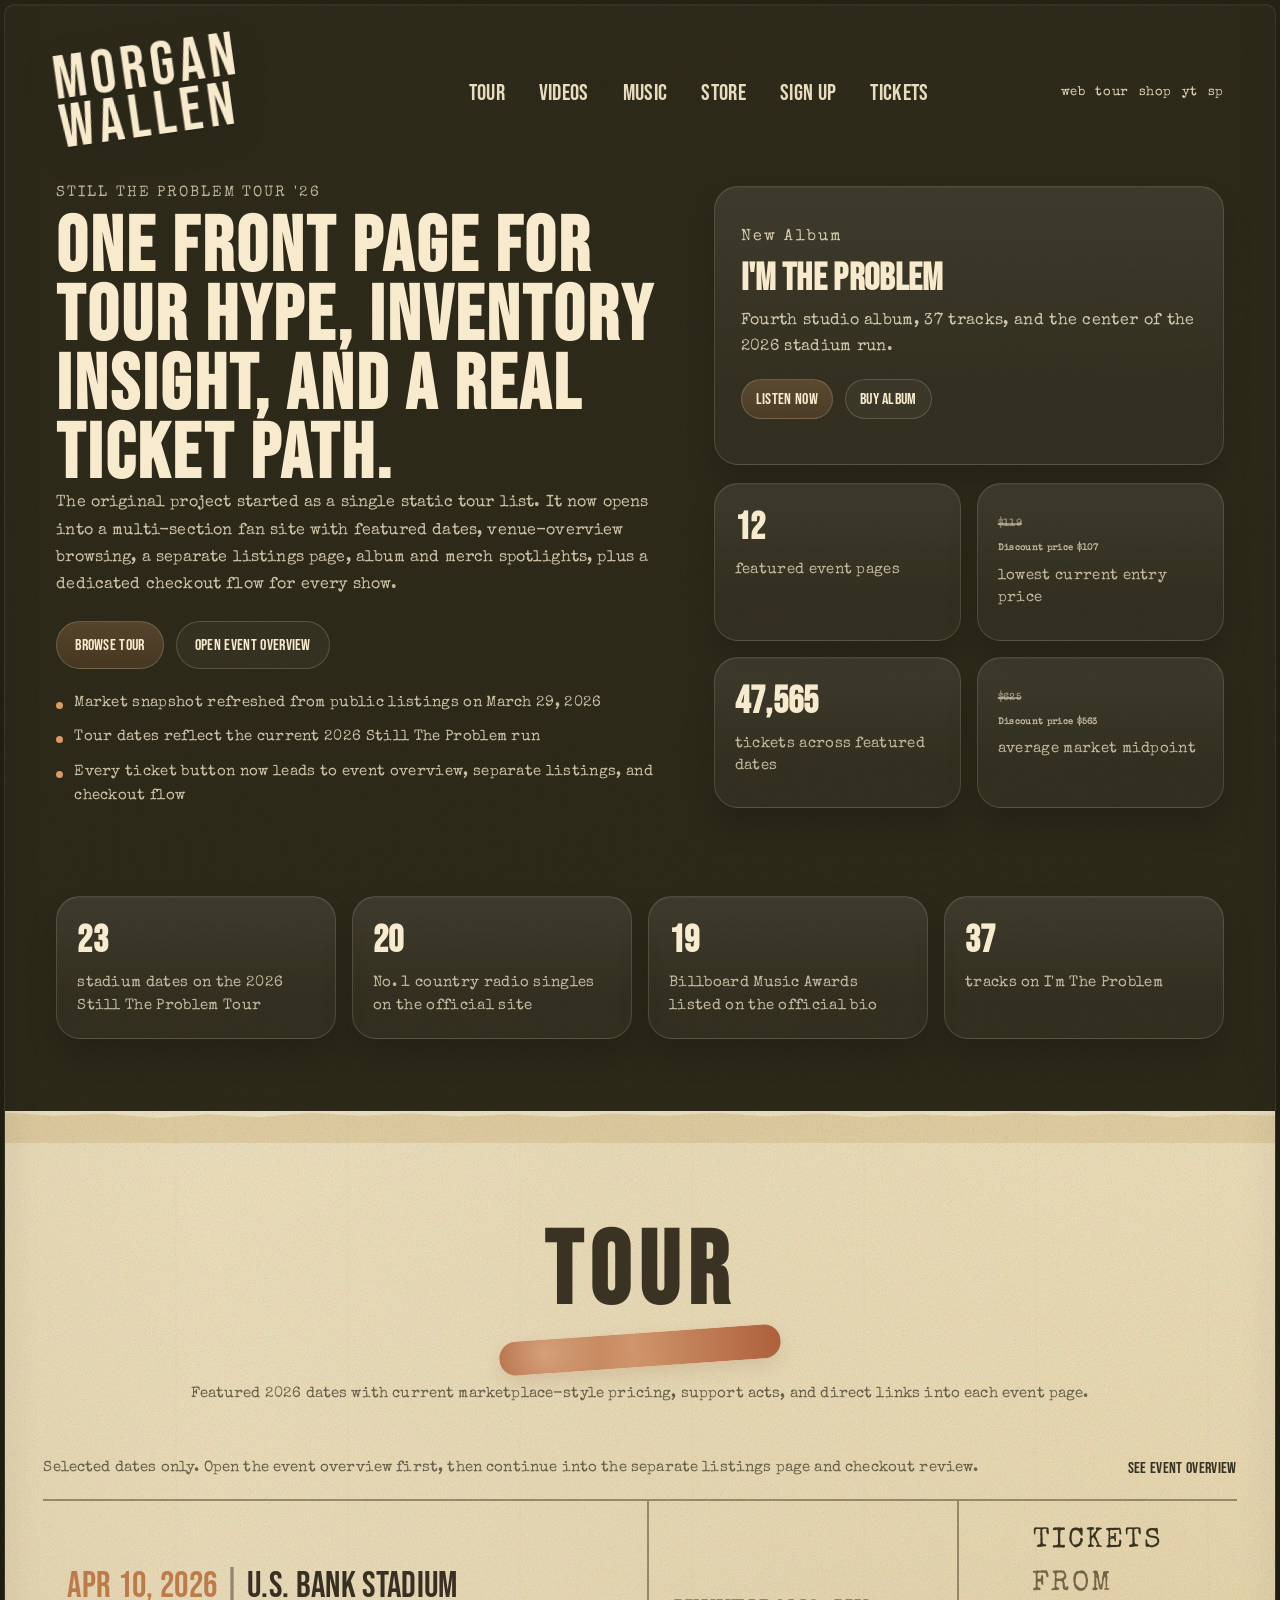
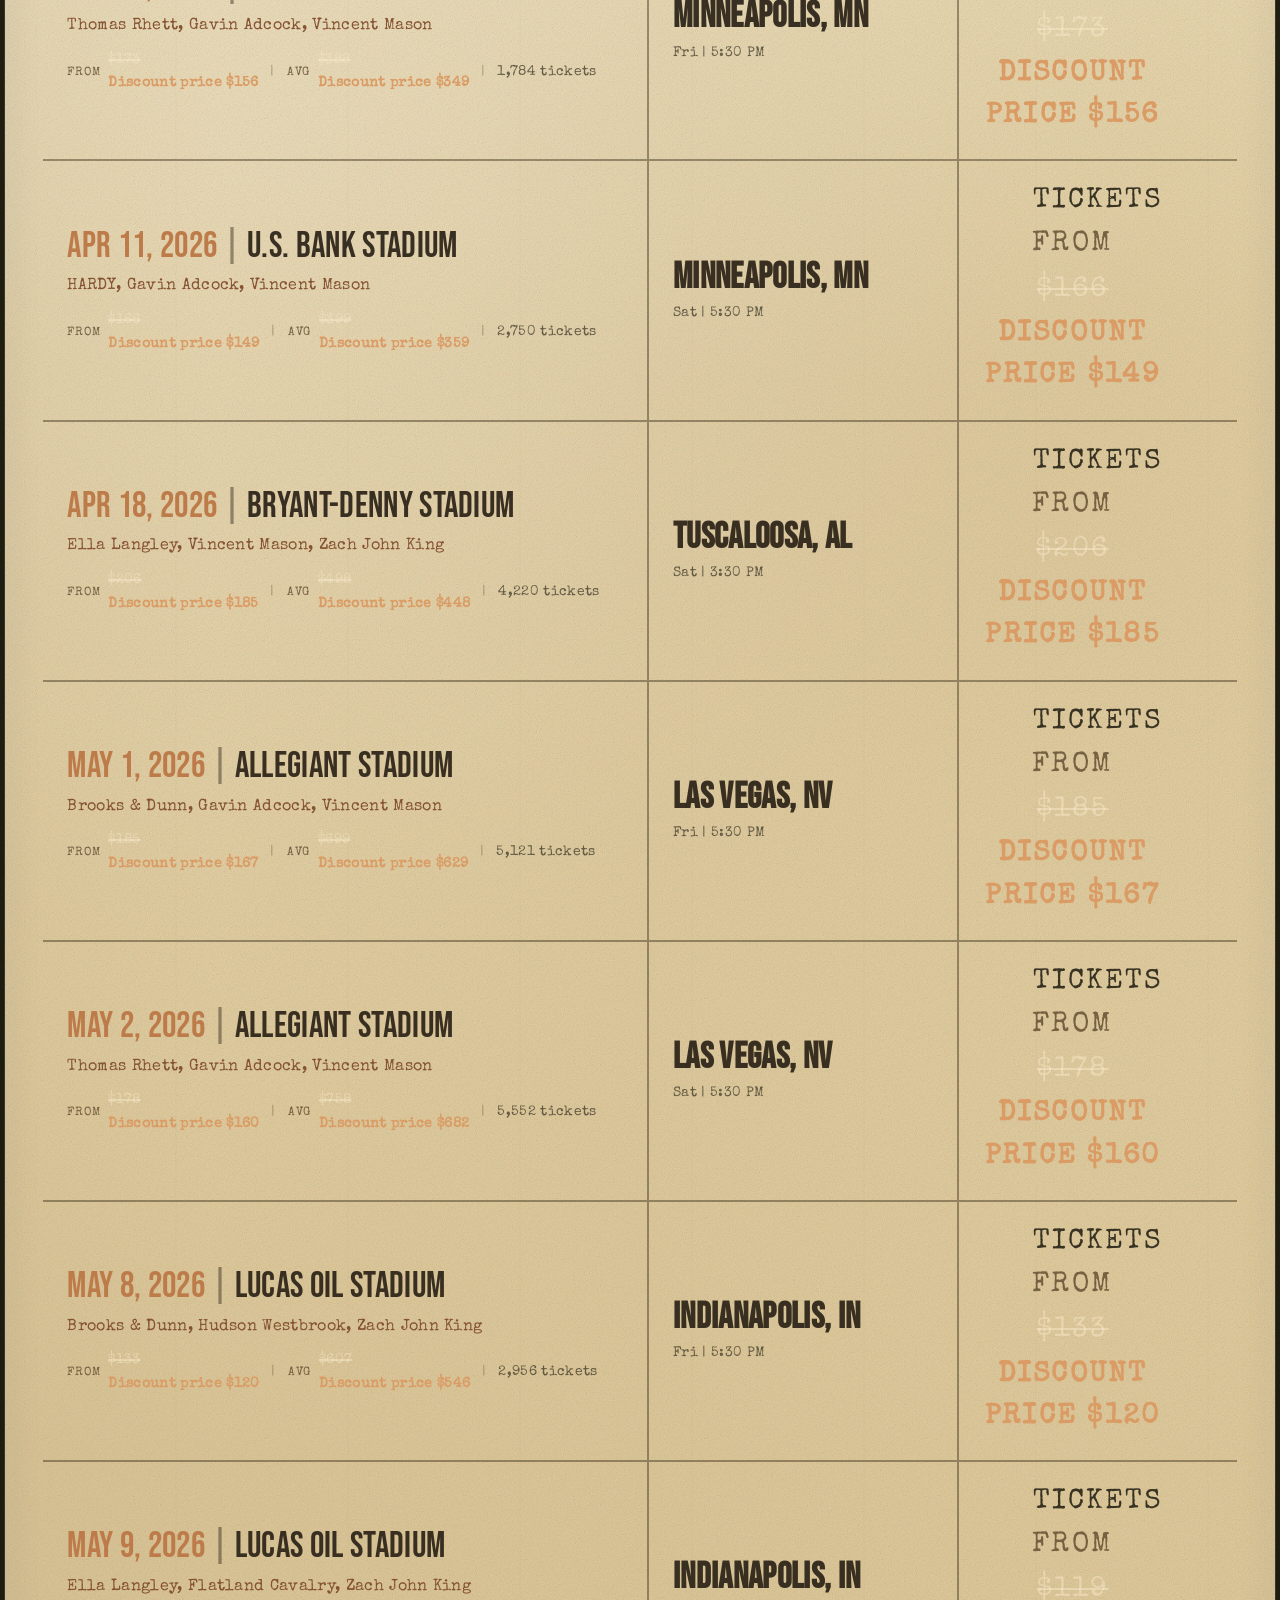
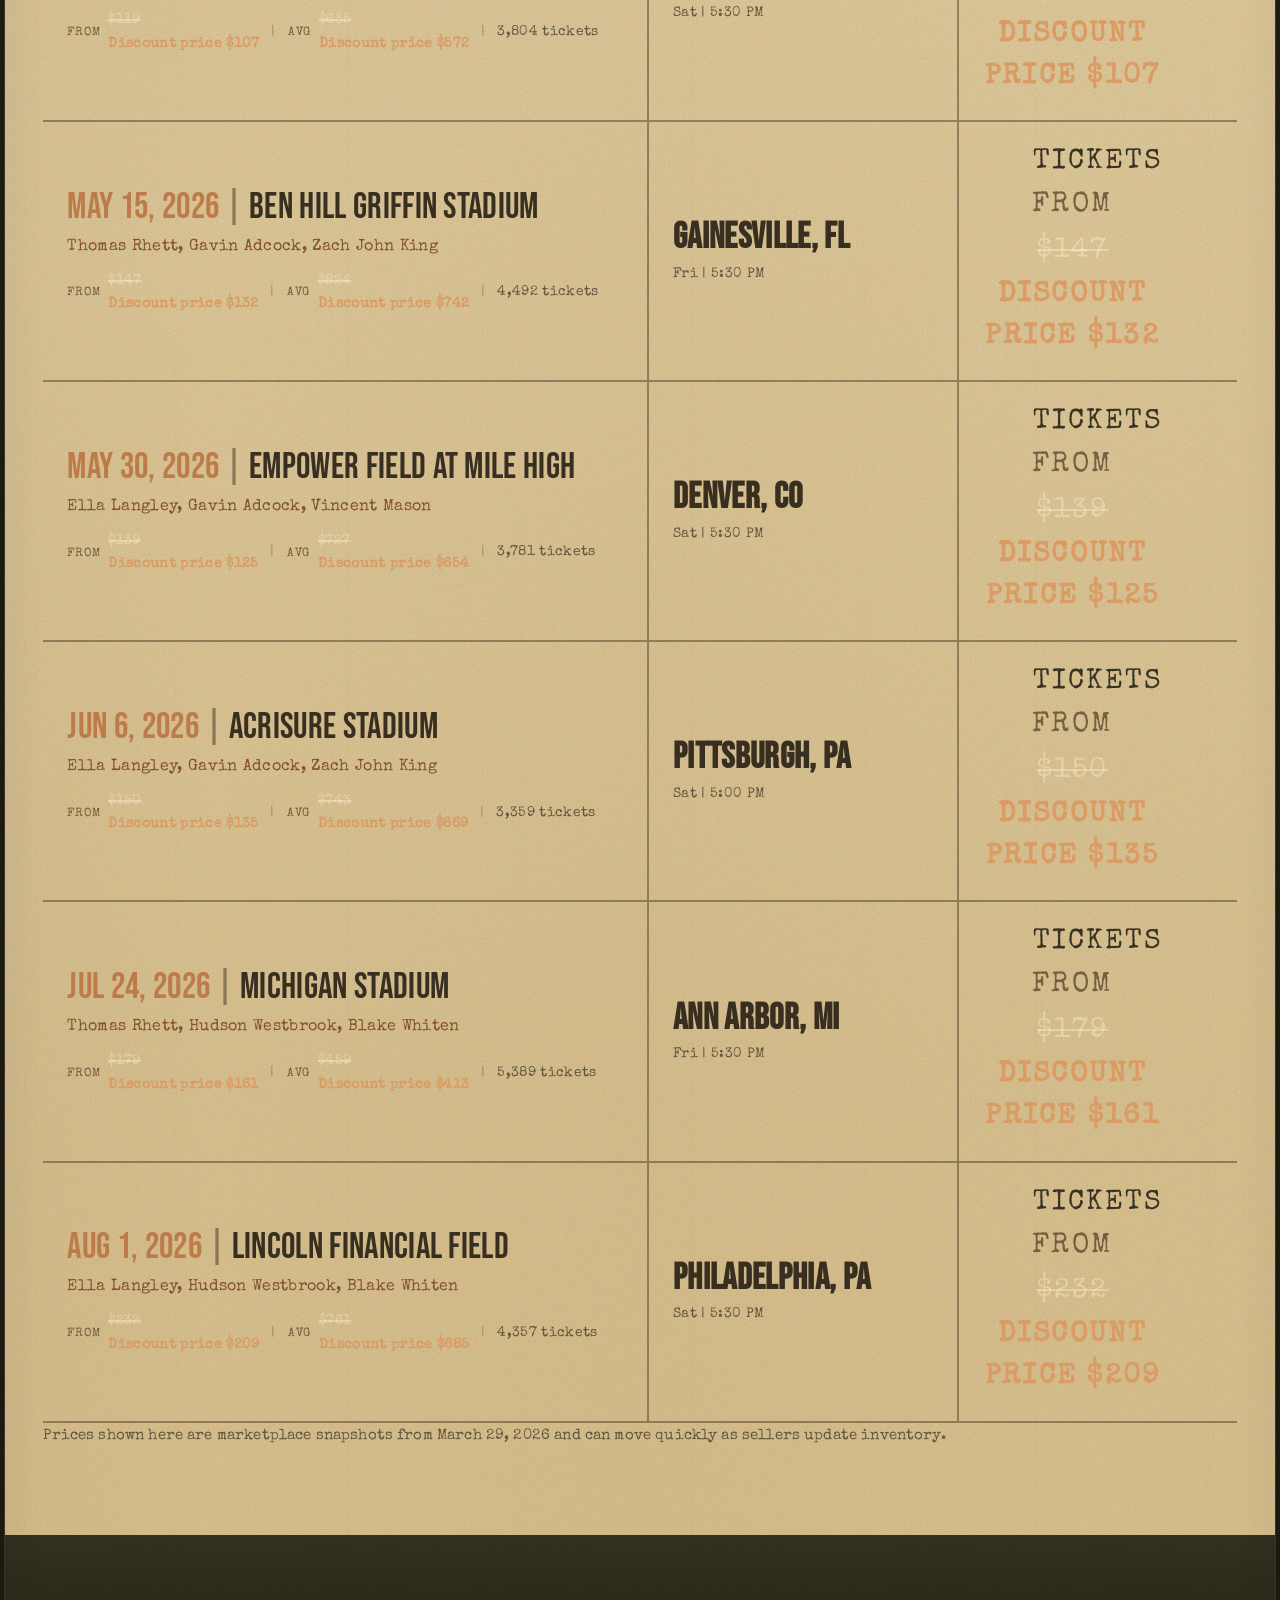
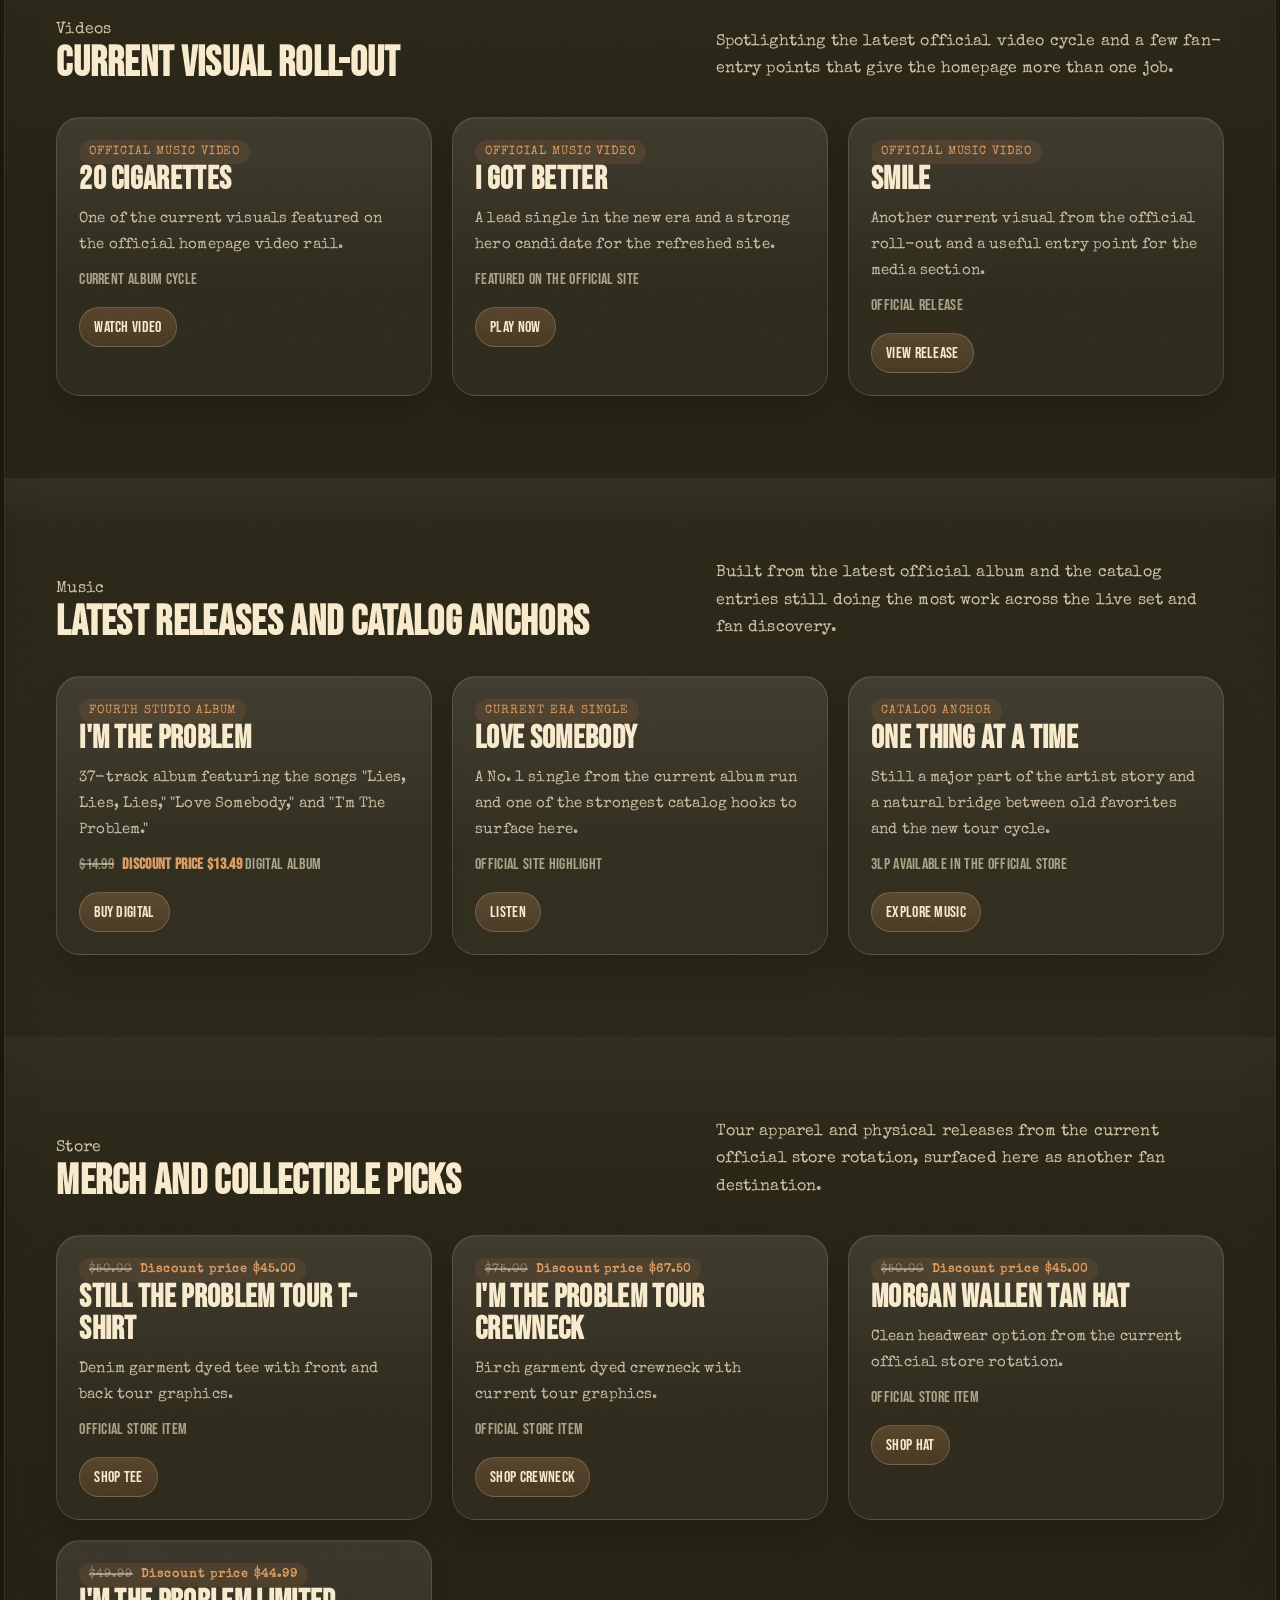
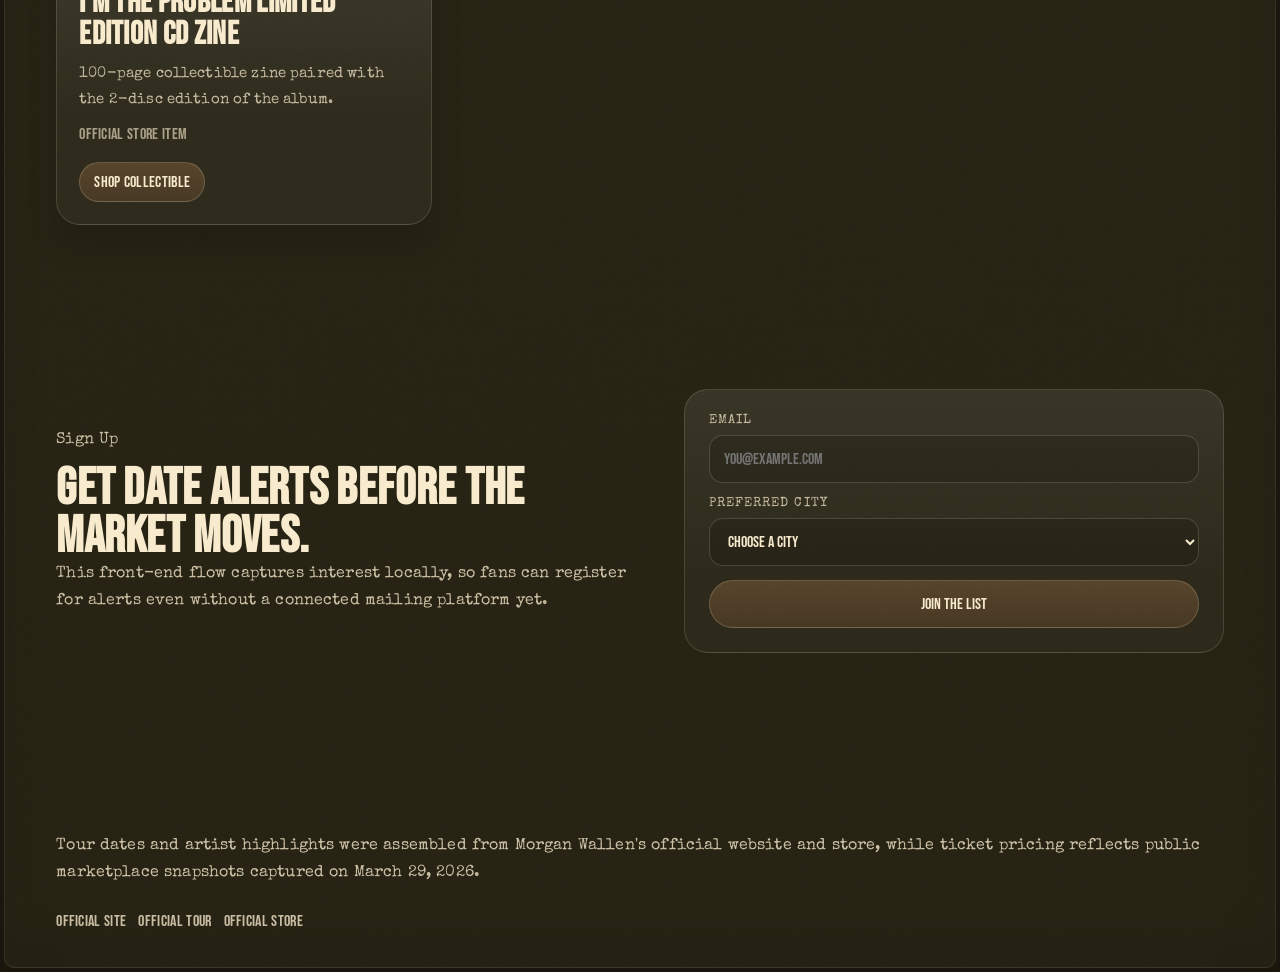
<file: index.html>
<!DOCTYPE html>
<html lang="en">
<head>
  <meta charset="UTF-8" />
  <meta name="viewport" content="width=device-width, initial-scale=1.0" />
  <title>Morgan Wallen | Still The Problem Tour</title>
  <link rel="preconnect" href="https://fonts.googleapis.com" />
  <link rel="preconnect" href="https://fonts.gstatic.com" crossorigin />
  <link href="https://fonts.googleapis.com/css2?family=Bebas+Neue&family=Special+Elite&display=swap" rel="stylesheet" />
  <link rel="stylesheet" href="specialized.css" />
  <script src="site.js" defer></script>
</head>
<body data-page="home">
  <div class="site-shell">
    <header class="topbar">
      <a class="brand" href="index.html#home" aria-label="Morgan Wallen home">
        <span>Morgan</span>
        <span>Wallen</span>
      </a>

      <nav aria-label="Primary">
        <ul class="nav-links">
          <li><a href="#tour">Tour</a></li>
          <li><a href="#videos">Videos</a></li>
          <li><a href="#music">Music</a></li>
          <li><a href="#store">Store</a></li>
          <li><a href="#signup">Sign Up</a></li>
          <li><a href="tickets.html">Tickets</a></li>
        </ul>
      </nav>

      <div class="socials" aria-label="Social links">
        <a class="social-link" href="https://morganwallen.com/" target="_blank" rel="noreferrer" aria-label="Official website">web</a>
        <a class="social-link" href="https://morganwallen.com/tour/" target="_blank" rel="noreferrer" aria-label="Official tour">tour</a>
        <a class="social-link" href="https://shop.morganwallen.com/" target="_blank" rel="noreferrer" aria-label="Official store">shop</a>
        <a class="social-link" href="https://www.youtube.com/results?search_query=Morgan+Wallen+official" target="_blank" rel="noreferrer" aria-label="YouTube">yt</a>
        <a class="social-link" href="https://open.spotify.com/search/Morgan%20Wallen" target="_blank" rel="noreferrer" aria-label="Spotify">sp</a>
      </div>
    </header>

    <main>
      <noscript class="no-script">Enable JavaScript to load the full tour marketplace, ticket pricing views, and checkout experience.</noscript>

      <section class="hero-stage" id="home">
        <div class="hero-copy">
          <p class="eyebrow">Still The Problem Tour '26</p>
          <h1>One front page for tour hype, inventory insight, and a real ticket path.</h1>
          <p class="hero-text">
            The original project started as a single static tour list. It now opens into a multi-section fan site with
            featured dates, venue-overview browsing, a separate listings page, album and merch spotlights, plus a dedicated checkout flow for every show.
          </p>

          <div class="hero-actions">
            <a class="button" href="#tour">Browse Tour</a>
            <a class="button button-secondary" id="heroTicketLink" href="tickets.html">Open Event Overview</a>
          </div>

          <ul class="hero-notes">
            <li>Market snapshot refreshed from public listings on March 29, 2026</li>
            <li>Tour dates reflect the current 2026 Still The Problem run</li>
            <li>Every ticket button now leads to event overview, separate listings, and checkout flow</li>
          </ul>
        </div>

        <div class="hero-panel">
          <article class="album-card">
            <p class="eyebrow">New Album</p>
            <h2>I'm The Problem</h2>
            <p>Fourth studio album, 37 tracks, and the center of the 2026 stadium run.</p>

            <div class="album-actions">
              <a class="button button-small" href="https://morganwallen.com/" target="_blank" rel="noreferrer">Listen Now</a>
              <a class="button button-small button-secondary" href="https://shop.morganwallen.com/products/im-the-problem-digital-album" target="_blank" rel="noreferrer">Buy Album</a>
            </div>
          </article>

          <div class="hero-stats" id="heroStats" aria-label="Tour highlights"></div>
        </div>
      </section>

      <section class="stats-ribbon" aria-label="Official Morgan Wallen highlights" id="officialStats"></section>

      <section class="paper-stage" id="tour">
        <div class="tour-wrap">
          <div class="tour-heading">
            <h1>Tour</h1>
            <div class="brush" aria-hidden="true"></div>
            <p class="section-lead">
              Featured 2026 dates with current marketplace-style pricing, support acts, and direct links into each event page.
            </p>
          </div>

          <div class="tour-toolbar">
            <p>Selected dates only. Open the event overview first, then continue into the separate listings page and checkout review.</p>
            <a class="text-link" href="tickets.html">See Event Overview</a>
          </div>

          <section class="tour-table" id="tourTable" aria-label="Morgan Wallen featured tour dates"></section>

          <p class="tour-note">
            Prices shown here are marketplace snapshots from March 29, 2026 and can move quickly as sellers update inventory.
          </p>
        </div>
      </section>

      <section class="content-stage dark-stage" id="videos">
        <div class="section-header">
          <div>
            <p class="eyebrow">Videos</p>
            <h2>Current visual roll-out</h2>
          </div>
          <p>
            Spotlighting the latest official video cycle and a few fan-entry points that give the homepage more than one job.
          </p>
        </div>

        <div class="card-grid media-grid" id="videoGrid"></div>
      </section>

      <section class="content-stage light-stage" id="music">
        <div class="section-header">
          <div>
            <p class="eyebrow">Music</p>
            <h2>Latest releases and catalog anchors</h2>
          </div>
          <p>
            Built from the latest official album and the catalog entries still doing the most work across the live set and fan discovery.
          </p>
        </div>

        <div class="card-grid record-grid" id="musicGrid"></div>
      </section>

      <section class="content-stage dark-stage" id="store">
        <div class="section-header">
          <div>
            <p class="eyebrow">Store</p>
            <h2>Merch and collectible picks</h2>
          </div>
          <p>
            Tour apparel and physical releases from the current official store rotation, surfaced here as another fan destination.
          </p>
        </div>

        <div class="card-grid merch-grid" id="merchGrid"></div>
      </section>

      <section class="signup-stage" id="signup">
        <div class="signup-copy">
          <p class="eyebrow">Sign Up</p>
          <h2>Get date alerts before the market moves.</h2>
          <p>
            This front-end flow captures interest locally, so fans can register for alerts even without a connected mailing platform yet.
          </p>
        </div>

        <form class="signup-form" id="signupForm">
          <label>
            <span>Email</span>
            <input type="email" name="email" placeholder="you@example.com" required />
          </label>

          <label>
            <span>Preferred city</span>
            <select name="city" required>
              <option value="">Choose a city</option>
              <option value="Minneapolis">Minneapolis</option>
              <option value="Tuscaloosa">Tuscaloosa</option>
              <option value="Las Vegas">Las Vegas</option>
              <option value="Indianapolis">Indianapolis</option>
              <option value="Gainesville">Gainesville</option>
              <option value="Denver">Denver</option>
              <option value="Pittsburgh">Pittsburgh</option>
              <option value="Ann Arbor">Ann Arbor</option>
              <option value="Philadelphia">Philadelphia</option>
            </select>
          </label>

          <button class="button" type="submit">Join the List</button>
        </form>

        <p class="form-message" id="signupMessage" aria-live="polite"></p>
      </section>
    </main>

    <footer class="site-footer">
      <p>
        Tour dates and artist highlights were assembled from Morgan Wallen's official website and store, while ticket pricing reflects
        public marketplace snapshots captured on March 29, 2026.
      </p>

      <div class="footer-links">
        <a href="https://morganwallen.com/" target="_blank" rel="noreferrer">Official Site</a>
        <a href="https://morganwallen.com/tour/" target="_blank" rel="noreferrer">Official Tour</a>
        <a href="https://shop.morganwallen.com/" target="_blank" rel="noreferrer">Official Store</a>
      </div>
    </footer>
  </div>
</body>
</html>
</file>
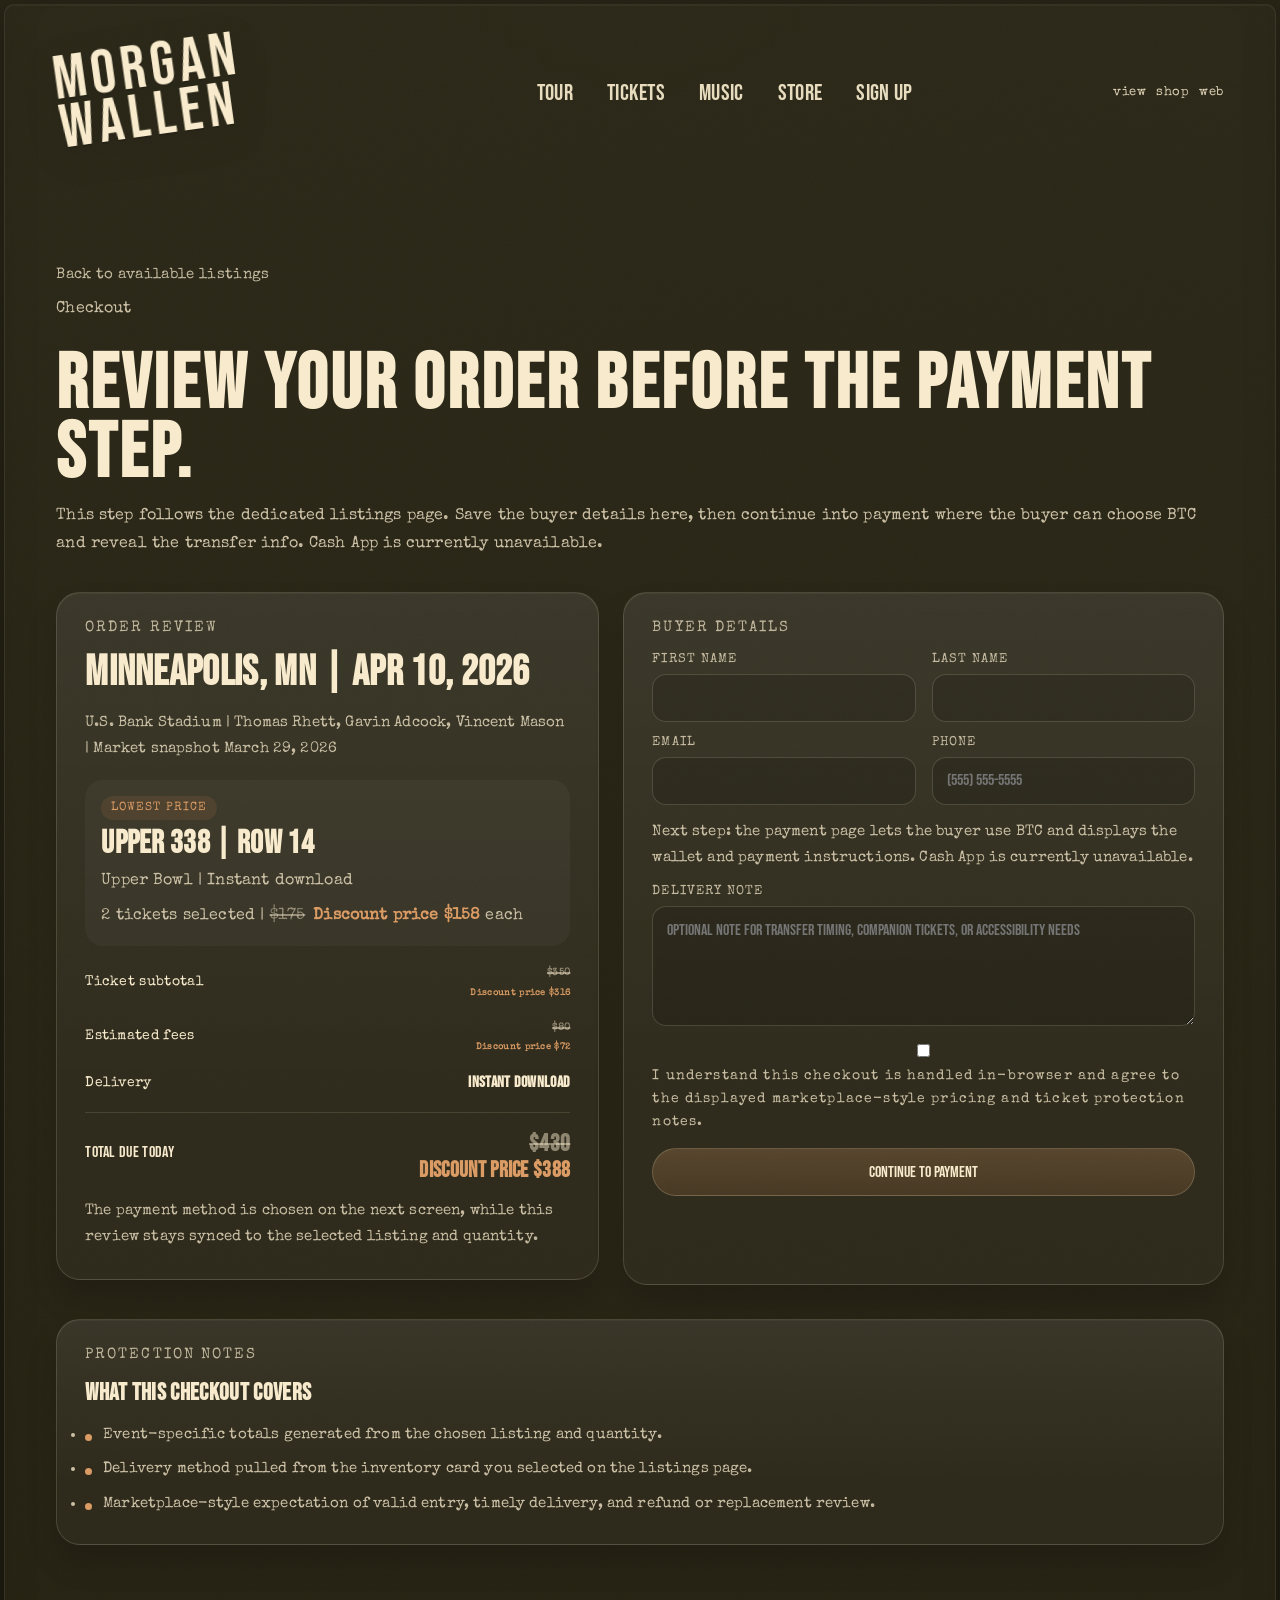
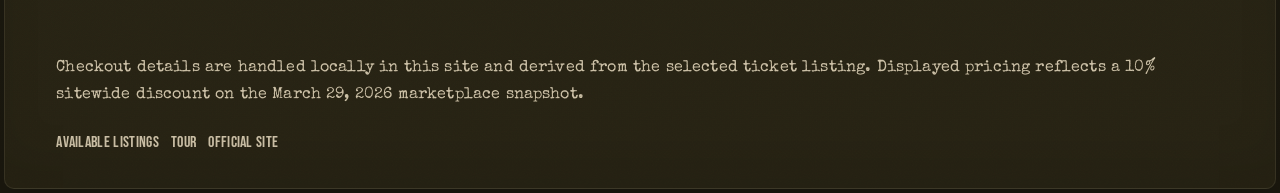
<file: checkout.html>
<!DOCTYPE html>
<html lang="en">
<head>
  <meta charset="UTF-8" />
  <meta name="viewport" content="width=device-width, initial-scale=1.0" />
  <title>Morgan Wallen Tickets | Checkout</title>
  <link rel="preconnect" href="https://fonts.googleapis.com" />
  <link rel="preconnect" href="https://fonts.gstatic.com" crossorigin />
  <link href="https://fonts.googleapis.com/css2?family=Bebas+Neue&family=Special+Elite&display=swap" rel="stylesheet" />
  <link rel="stylesheet" href="specialized.css" />
  <script src="site.js" defer></script>
</head>
<body data-page="checkout">
  <div class="site-shell">
    <header class="topbar">
      <a class="brand" href="index.html#home" aria-label="Morgan Wallen home">
        <span>Morgan</span>
        <span>Wallen</span>
      </a>

      <nav aria-label="Primary">
        <ul class="nav-links">
          <li><a href="index.html#tour">Tour</a></li>
          <li><a href="tickets.html">Tickets</a></li>
          <li><a href="index.html#music">Music</a></li>
          <li><a href="index.html#store">Store</a></li>
          <li><a href="index.html#signup">Sign Up</a></li>
        </ul>
      </nav>

      <div class="socials" aria-label="Quick links">
        <a class="social-link" href="tickets.html" aria-label="Event overview">view</a>
        <a class="social-link" href="https://shop.morganwallen.com/" target="_blank" rel="noreferrer" aria-label="Official store">shop</a>
        <a class="social-link" href="https://morganwallen.com/" target="_blank" rel="noreferrer" aria-label="Official site">web</a>
      </div>
    </header>

    <main class="checkout-page">
      <noscript class="no-script">Enable JavaScript to load the selected event and continue into the payment step.</noscript>

      <section class="checkout-hero">
        <a class="back-link" id="checkoutBackLink" href="listings.html">Back to available listings</a>
        <p class="eyebrow">Checkout</p>
        <h1>Review your order before the payment step.</h1>
        <p>
          This step follows the dedicated listings page. Save the buyer details here, then continue into payment where the buyer can choose BTC and reveal the transfer info. Cash App is currently unavailable.
        </p>
      </section>

      <section class="checkout-layout">
        <article class="checkout-panel">
          <p class="eyebrow">Order Review</p>
          <h2 id="checkoutEventTitle">Loading event...</h2>
          <p class="checkout-meta" id="checkoutEventMeta"></p>

          <div class="checkout-ticket-card" id="checkoutTicketCard"></div>

          <div class="checkout-line">
            <span>Ticket subtotal</span>
            <strong id="checkoutSubtotal">$0</strong>
          </div>

          <div class="checkout-line">
            <span>Estimated fees</span>
            <strong id="checkoutFees">$0</strong>
          </div>

          <div class="checkout-line">
            <span>Delivery</span>
            <strong id="checkoutDeliveryValue">Mobile transfer</strong>
          </div>

          <div class="checkout-total">
            <span>Total due today</span>
            <strong id="checkoutTotal">$0</strong>
          </div>

          <p class="field-help">
            The payment method is chosen on the next screen, while this review stays synced to the selected listing and quantity.
          </p>
        </article>

        <article class="checkout-panel">
          <p class="eyebrow">Buyer Details</p>
          <form class="checkout-form" id="checkoutForm">
            <div class="checkout-field-grid">
              <label class="checkout-field">
                <span>First name</span>
                <input type="text" name="firstName" required />
              </label>

              <label class="checkout-field">
                <span>Last name</span>
                <input type="text" name="lastName" required />
              </label>
            </div>

            <div class="checkout-field-grid">
              <label class="checkout-field">
                <span>Email</span>
                <input type="email" name="email" required />
              </label>

              <label class="checkout-field">
                <span>Phone</span>
                <input type="tel" name="phone" placeholder="(555) 555-5555" required />
              </label>
            </div>

            <p class="field-help">
              Next step: the payment page lets the buyer use BTC and displays the wallet and payment instructions. Cash App is currently unavailable.
            </p>

            <label class="checkout-field">
              <span>Delivery note</span>
              <textarea name="note" placeholder="Optional note for transfer timing, companion tickets, or accessibility needs"></textarea>
            </label>

            <label class="checkbox-row">
              <input type="checkbox" name="terms" required />
              <span>I understand this checkout is handled in-browser and agree to the displayed marketplace-style pricing and ticket protection notes.</span>
            </label>

            <button class="checkout-submit" type="submit">Continue to Payment</button>
          </form>

          <p class="form-message" id="checkoutMessage" aria-live="polite"></p>
        </article>
      </section>

      <section class="help-panel">
        <p class="eyebrow">Protection Notes</p>
        <h2>What this checkout covers</h2>

        <ul class="help-list">
          <li>Event-specific totals generated from the chosen listing and quantity.</li>
          <li>Delivery method pulled from the inventory card you selected on the listings page.</li>
          <li>Marketplace-style expectation of valid entry, timely delivery, and refund or replacement review.</li>
        </ul>
      </section>
    </main>

    <footer class="site-footer">
      <p>
        Checkout details are handled locally in this site and derived from the selected ticket listing. Displayed pricing reflects a 10% sitewide discount on the March 29, 2026 marketplace snapshot.
      </p>

      <div class="footer-links">
        <a href="listings.html">Available Listings</a>
        <a href="index.html#tour">Tour</a>
        <a href="https://morganwallen.com/" target="_blank" rel="noreferrer">Official Site</a>
      </div>
    </footer>
  </div>
</body>
</html>
</file>
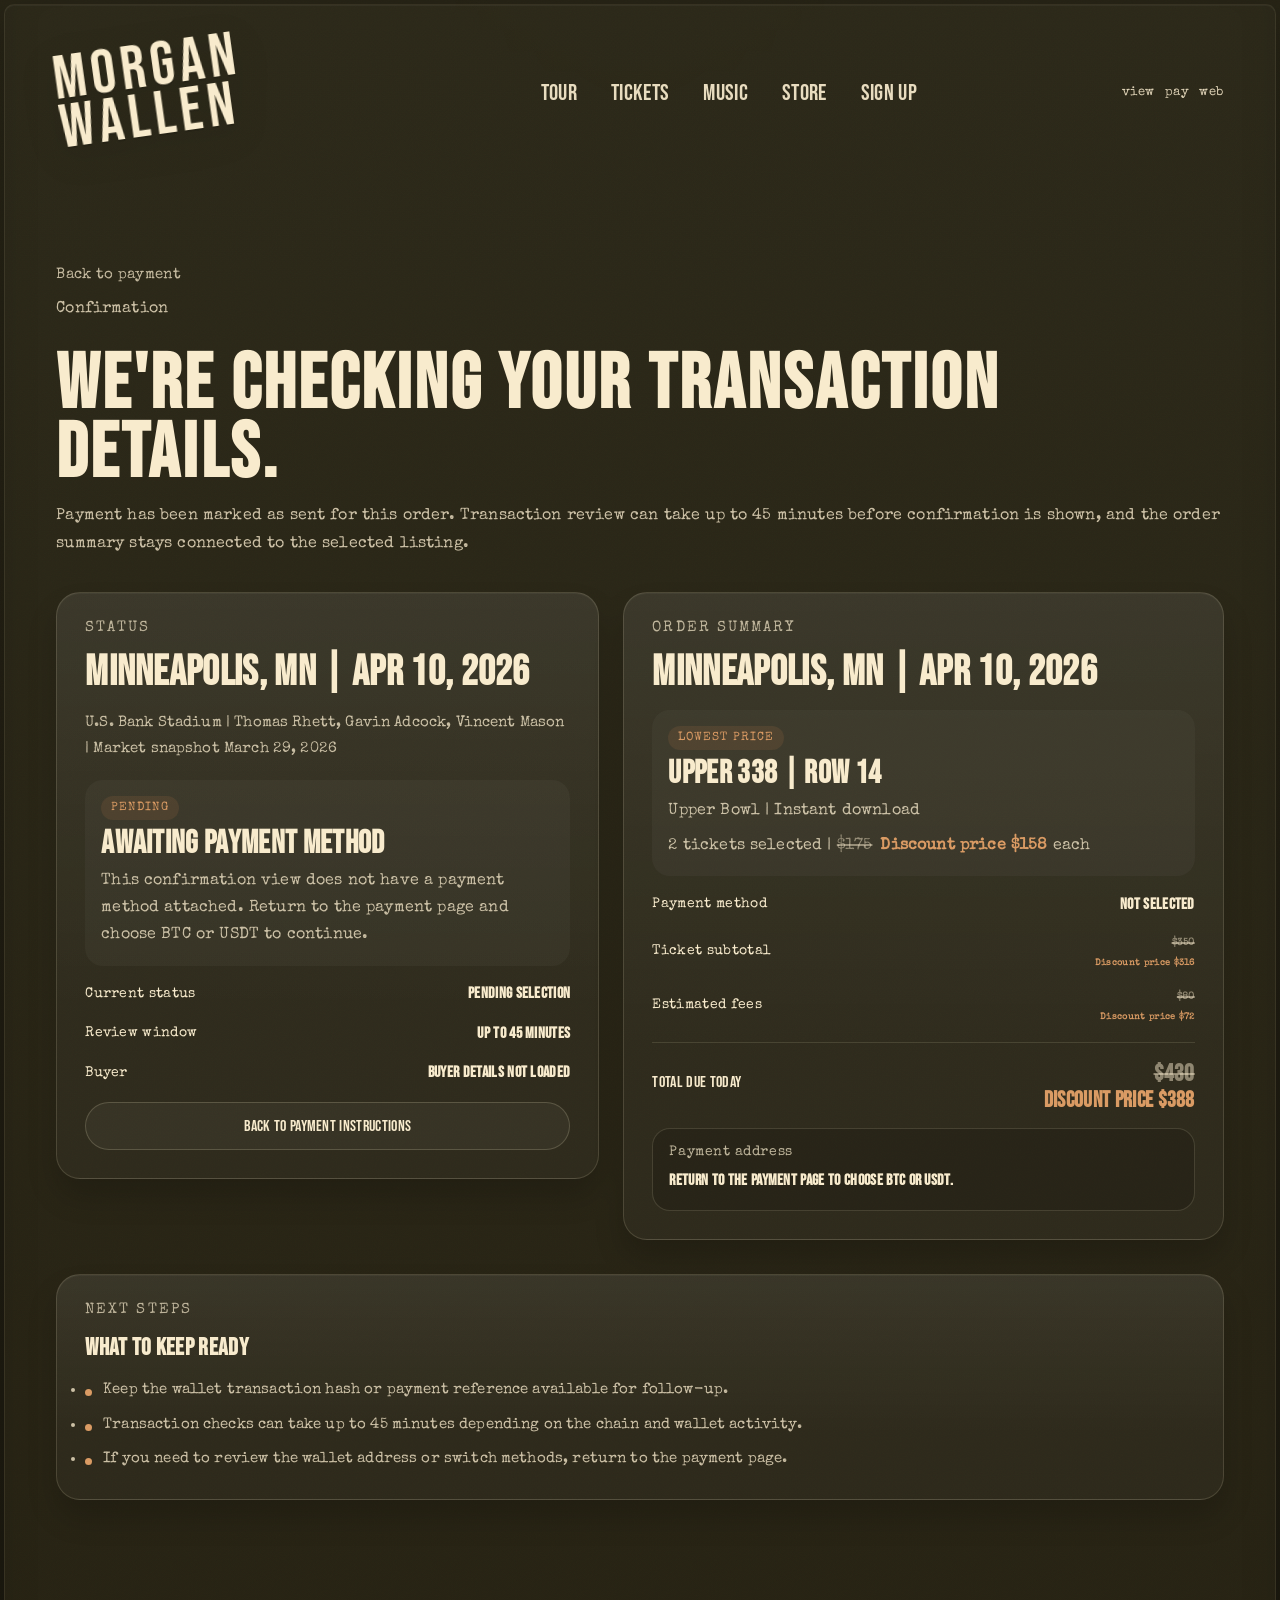
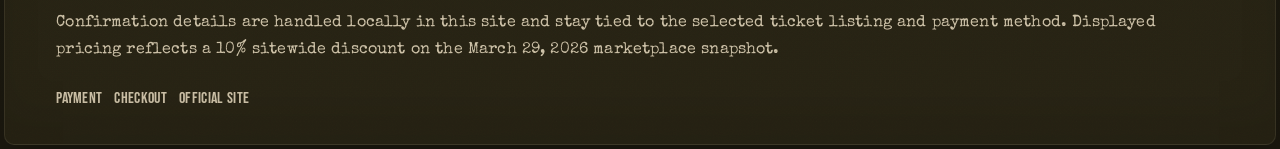
<file: confirmation.html>
<!DOCTYPE html>
<html lang="en">
<head>
  <meta charset="UTF-8" />
  <meta name="viewport" content="width=device-width, initial-scale=1.0" />
  <title>Morgan Wallen Tickets | Confirmation</title>
  <link rel="preconnect" href="https://fonts.googleapis.com" />
  <link rel="preconnect" href="https://fonts.gstatic.com" crossorigin />
  <link href="https://fonts.googleapis.com/css2?family=Bebas+Neue&family=Special+Elite&display=swap" rel="stylesheet" />
  <link rel="stylesheet" href="specialized.css" />
  <script src="site.js" defer></script>
</head>
<body data-page="confirmation">
  <div class="site-shell">
    <header class="topbar">
      <a class="brand" href="index.html#home" aria-label="Morgan Wallen home">
        <span>Morgan</span>
        <span>Wallen</span>
      </a>

      <nav aria-label="Primary">
        <ul class="nav-links">
          <li><a href="index.html#tour">Tour</a></li>
          <li><a href="tickets.html">Tickets</a></li>
          <li><a href="index.html#music">Music</a></li>
          <li><a href="index.html#store">Store</a></li>
          <li><a href="index.html#signup">Sign Up</a></li>
        </ul>
      </nav>

      <div class="socials" aria-label="Quick links">
        <a class="social-link" href="tickets.html" aria-label="Event overview">view</a>
        <a class="social-link" href="payment.html" aria-label="Payment">pay</a>
        <a class="social-link" href="https://morganwallen.com/" target="_blank" rel="noreferrer" aria-label="Official site">web</a>
      </div>
    </header>

    <main class="checkout-page">
      <noscript class="no-script">Enable JavaScript to load the confirmation details for your selected payment method.</noscript>

      <section class="checkout-hero">
        <a class="back-link" id="confirmationBackLink" href="payment.html">Back to payment</a>
        <p class="eyebrow">Confirmation</p>
        <h1>We&apos;re checking your transaction details.</h1>
        <p>
          Payment has been marked as sent for this order. Transaction review can take up to 45 minutes before confirmation is shown, and the order summary stays connected to the selected listing.
        </p>
      </section>

      <section class="checkout-layout">
        <article class="checkout-panel">
          <p class="eyebrow">Status</p>
          <h2 id="confirmationEventTitle">Loading event...</h2>
          <p class="checkout-meta" id="confirmationEventMeta"></p>

          <div class="checkout-ticket-card confirmation-status-card">
            <span class="summary-kicker" id="confirmationMethodBadge">Pending</span>
            <h3 id="confirmationStatusTitle">Checking transaction</h3>
            <p class="order-note" id="confirmationStatusCopy"></p>
          </div>

          <div class="checkout-line">
            <span>Current status</span>
            <strong id="confirmationStatusValue">Checking transaction</strong>
          </div>

          <div class="checkout-line">
            <span>Review window</span>
            <strong id="confirmationReviewWindow">Up to 45 minutes</strong>
          </div>

          <div class="checkout-line">
            <span>Buyer</span>
            <strong id="confirmationBuyerName">Buyer details pending</strong>
          </div>

          <a class="button-secondary" id="confirmationPaymentLink" href="payment.html">Back to Payment Instructions</a>
        </article>

        <article class="checkout-panel">
          <p class="eyebrow">Order Summary</p>
          <h2 id="confirmationSummaryTitle">Loading order...</h2>

          <div class="checkout-ticket-card" id="confirmationTicketCard"></div>

          <div class="checkout-line">
            <span>Payment method</span>
            <strong id="confirmationMethodValue">Pending</strong>
          </div>

          <div class="checkout-line">
            <span>Ticket subtotal</span>
            <strong id="confirmationSubtotal">$0</strong>
          </div>

          <div class="checkout-line">
            <span>Estimated fees</span>
            <strong id="confirmationFees">$0</strong>
          </div>

          <div class="checkout-total">
            <span>Total due today</span>
            <strong id="confirmationTotal">$0</strong>
          </div>

          <div class="payment-address-block">
            <span class="payment-address-label" id="confirmationWalletLabel">Payment address</span>
            <strong class="payment-address-value" id="confirmationWalletValue">Return to the payment page to choose a method.</strong>
          </div>
        </article>
      </section>

      <section class="help-panel">
        <p class="eyebrow">Next Steps</p>
        <h2>What to keep ready</h2>

        <ul class="help-list">
          <li>Keep the wallet transaction hash or payment reference available for follow-up.</li>
          <li>Transaction checks can take up to 45 minutes depending on the chain and wallet activity.</li>
          <li>If you need to review the wallet address or switch methods, return to the payment page.</li>
        </ul>
      </section>
    </main>

    <footer class="site-footer">
      <p>
        Confirmation details are handled locally in this site and stay tied to the selected ticket listing and payment method. Displayed pricing reflects a 10% sitewide discount on the March 29, 2026 marketplace snapshot.
      </p>

      <div class="footer-links">
        <a href="payment.html">Payment</a>
        <a href="checkout.html">Checkout</a>
        <a href="https://morganwallen.com/" target="_blank" rel="noreferrer">Official Site</a>
      </div>
    </footer>
  </div>
</body>
</html>
</file>
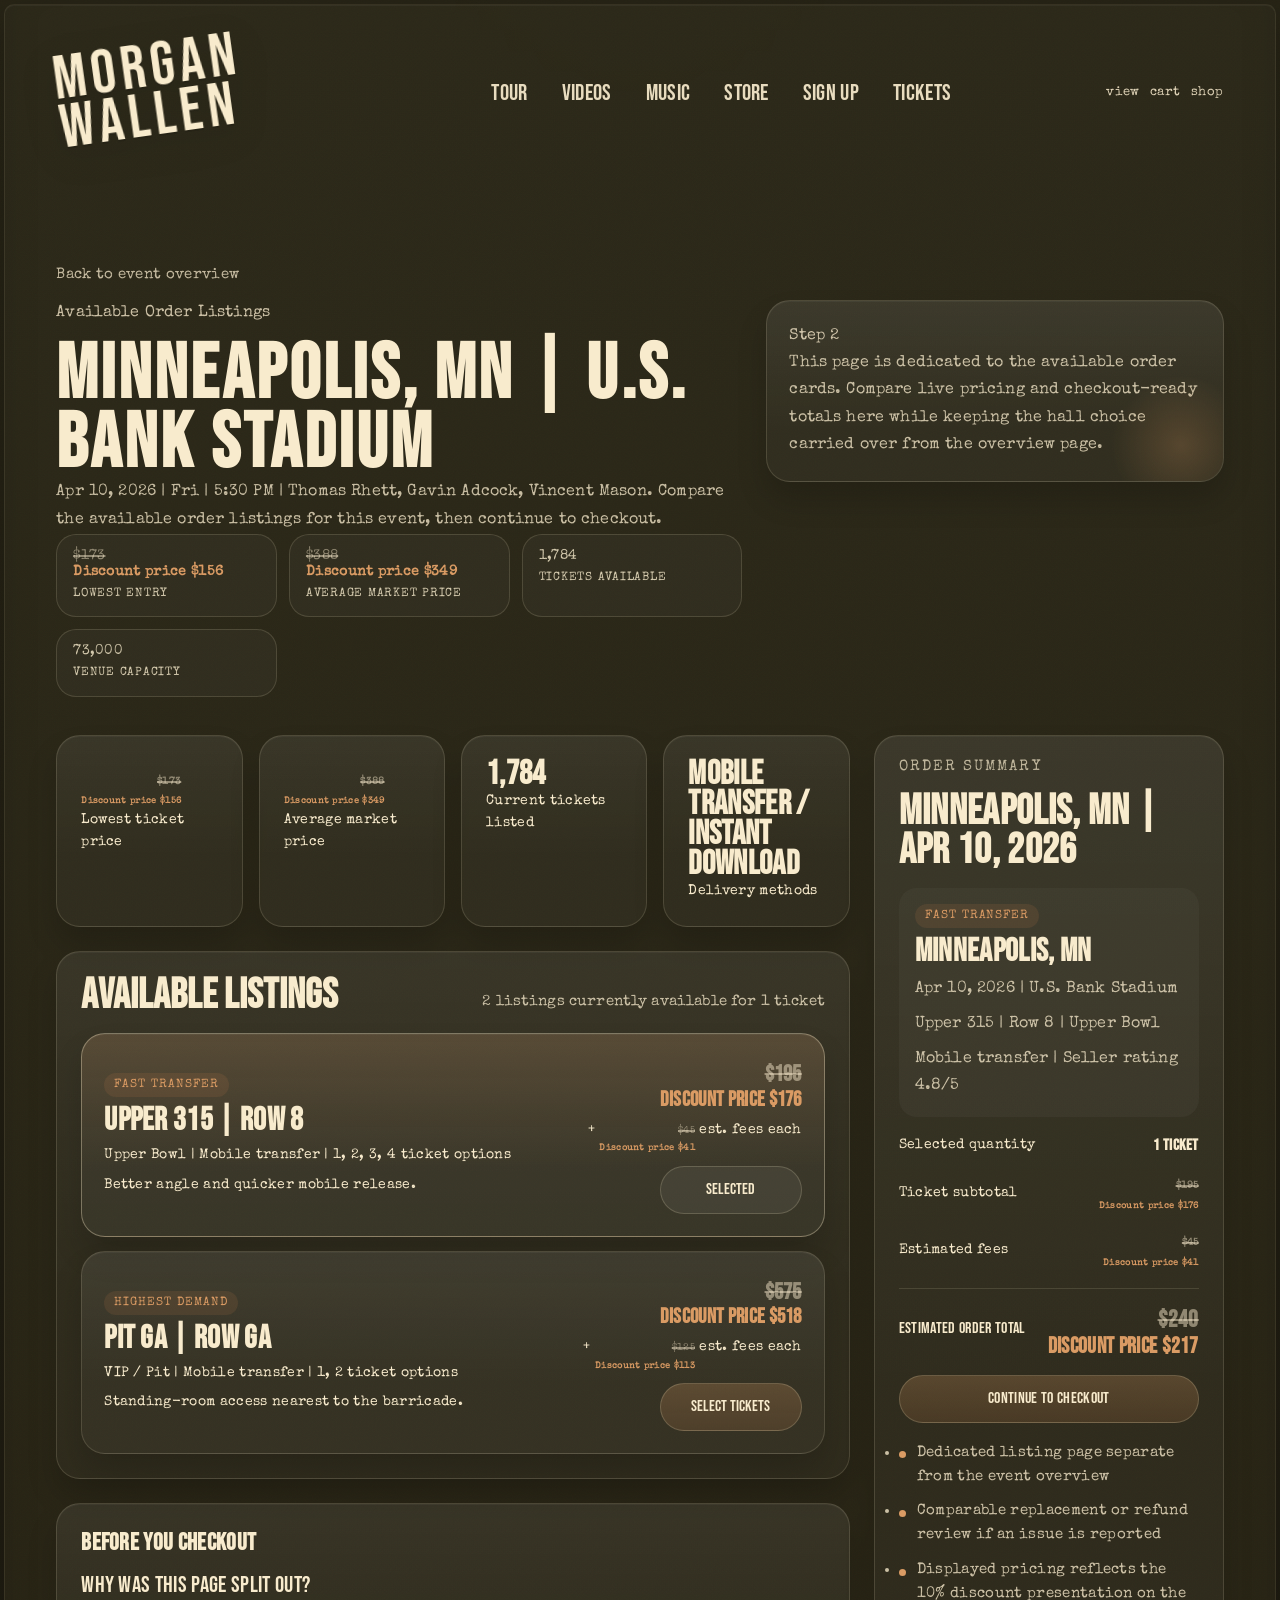
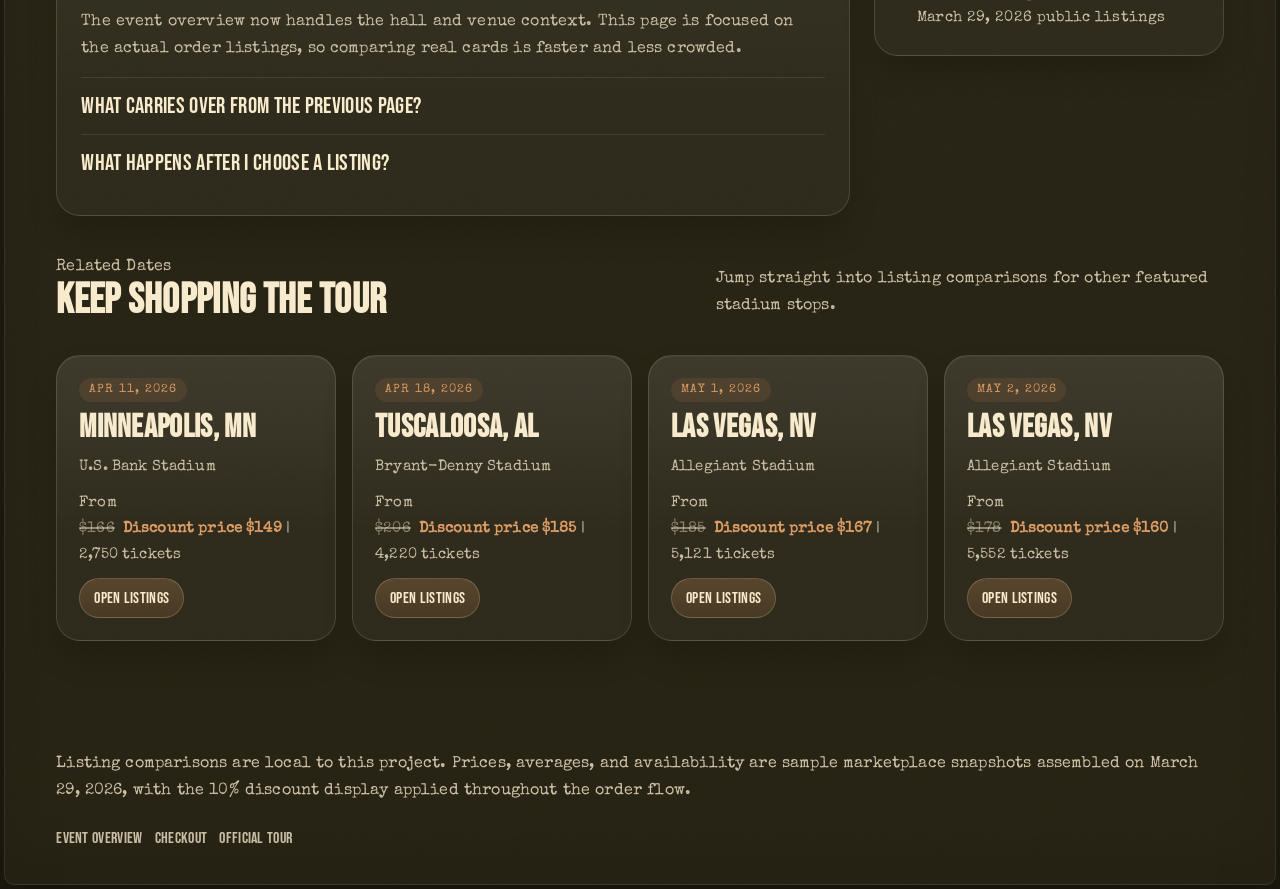
<file: listings.html>
<!DOCTYPE html>
<html lang="en">
<head>
  <meta charset="UTF-8" />
  <meta name="viewport" content="width=device-width, initial-scale=1.0" />
  <title>Morgan Wallen Tickets | Available Listings</title>
  <link rel="preconnect" href="https://fonts.googleapis.com" />
  <link rel="preconnect" href="https://fonts.gstatic.com" crossorigin />
  <link href="https://fonts.googleapis.com/css2?family=Bebas+Neue&family=Special+Elite&display=swap" rel="stylesheet" />
  <link rel="stylesheet" href="specialized.css" />
  <script src="site.js" defer></script>
</head>
<body data-page="listings">
  <div class="site-shell">
    <header class="topbar">
      <a class="brand" href="index.html#home" aria-label="Morgan Wallen home">
        <span>Morgan</span>
        <span>Wallen</span>
      </a>

      <nav aria-label="Primary">
        <ul class="nav-links">
          <li><a href="index.html#tour">Tour</a></li>
          <li><a href="index.html#videos">Videos</a></li>
          <li><a href="index.html#music">Music</a></li>
          <li><a href="index.html#store">Store</a></li>
          <li><a href="index.html#signup">Sign Up</a></li>
          <li><a href="tickets.html">Tickets</a></li>
        </ul>
      </nav>

      <div class="socials" aria-label="Quick links">
        <a class="social-link" href="tickets.html" aria-label="Event overview">view</a>
        <a class="social-link" href="checkout.html" aria-label="Checkout">cart</a>
        <a class="social-link" href="https://shop.morganwallen.com/" target="_blank" rel="noreferrer" aria-label="Official store">shop</a>
      </div>
    </header>

    <main class="ticket-page listings-page">
      <noscript class="no-script">Enable JavaScript to load the available listings and continue into checkout.</noscript>

      <section class="ticket-hero">
        <a class="back-link" id="listingsBackLink" href="tickets.html">Back to event overview</a>
        <div class="ticket-hero-grid">
          <div>
            <p class="eyebrow">Available Order Listings</p>
            <h1 id="ticketEventTitle">Loading event...</h1>
            <p class="ticket-meta" id="ticketEventMeta"></p>
            <div class="ticket-chip-row" id="ticketHeroChips"></div>
          </div>

          <aside class="ticket-hero-note ticket-hero-note-emphasis">
            <p class="eyebrow">Step 2</p>
            <p class="market-caption">
              This page is dedicated to the available order cards. Compare live pricing and checkout-ready totals here while keeping the hall choice carried over from the overview page.
            </p>
          </aside>
        </div>
      </section>

      <section class="ticket-layout listing-layout">
        <div class="ticket-main-column">
          <section class="market-grid" id="marketGrid" aria-label="Market stats"></section>

          <section class="listings-stage">
            <div class="listings-head">
              <h2>Available Listings</h2>
              <p class="ticket-toolbar-note" id="resultsCount"></p>
            </div>

            <div class="listing-grid" id="listingGrid"></div>
          </section>

          <section class="faq-stage">
            <h2>Before You Checkout</h2>

            <details open>
              <summary>Why was this page split out?</summary>
              <p class="faq-answer">
                The event overview now handles the hall and venue context. This page is focused on the actual order listings, so comparing real cards is faster and less crowded.
              </p>
            </details>

            <details>
              <summary>What carries over from the previous page?</summary>
              <p class="faq-answer">
                The selected quantity and hall from the overview page carry over automatically, so this page can stay focused on the available order cards only.
              </p>
            </details>

            <details>
              <summary>What happens after I choose a listing?</summary>
              <p class="faq-answer">
                The chosen card updates the sticky order summary immediately, and the checkout button carries that exact listing, quantity, and total preview into the next step.
              </p>
            </details>
          </section>
        </div>

        <aside class="summary-card" id="summaryCard">
          <p class="eyebrow">Order Summary</p>
          <h2 id="summaryEventTitle">Choose a listing</h2>

          <div class="summary-ticket" id="summaryTicket"></div>

          <div class="summary-line">
            <span>Selected quantity</span>
            <strong id="summaryQuantity">1 ticket</strong>
          </div>

          <div class="summary-line">
            <span>Ticket subtotal</span>
            <strong id="summarySubtotal">$0</strong>
          </div>

          <div class="summary-line">
            <span>Estimated fees</span>
            <strong id="summaryFees">$0</strong>
          </div>

          <div class="summary-total">
            <span>Estimated order total</span>
            <strong id="summaryTotal">$0</strong>
          </div>

          <a class="button summary-checkout" id="checkoutLink" href="checkout.html">Continue to Checkout</a>

          <ul class="summary-protection">
            <li>Dedicated listing page separate from the event overview</li>
            <li>Comparable replacement or refund review if an issue is reported</li>
            <li>Displayed pricing reflects the 10% discount presentation on the March 29, 2026 public listings</li>
          </ul>
        </aside>
      </section>

      <section>
        <div class="section-header">
          <div>
            <p class="eyebrow">Related Dates</p>
            <h2>Keep Shopping The Tour</h2>
          </div>
          <p>Jump straight into listing comparisons for other featured stadium stops.</p>
        </div>

        <div class="related-grid" id="relatedGrid"></div>
      </section>
    </main>

    <footer class="site-footer">
      <p>
        Listing comparisons are local to this project. Prices, averages, and availability are sample marketplace snapshots assembled on March 29, 2026, with the 10% discount display applied throughout the order flow.
      </p>

      <div class="footer-links">
        <a href="tickets.html">Event Overview</a>
        <a href="checkout.html">Checkout</a>
        <a href="https://morganwallen.com/tour/" target="_blank" rel="noreferrer">Official Tour</a>
      </div>
    </footer>
  </div>
</body>
</html>
</file>
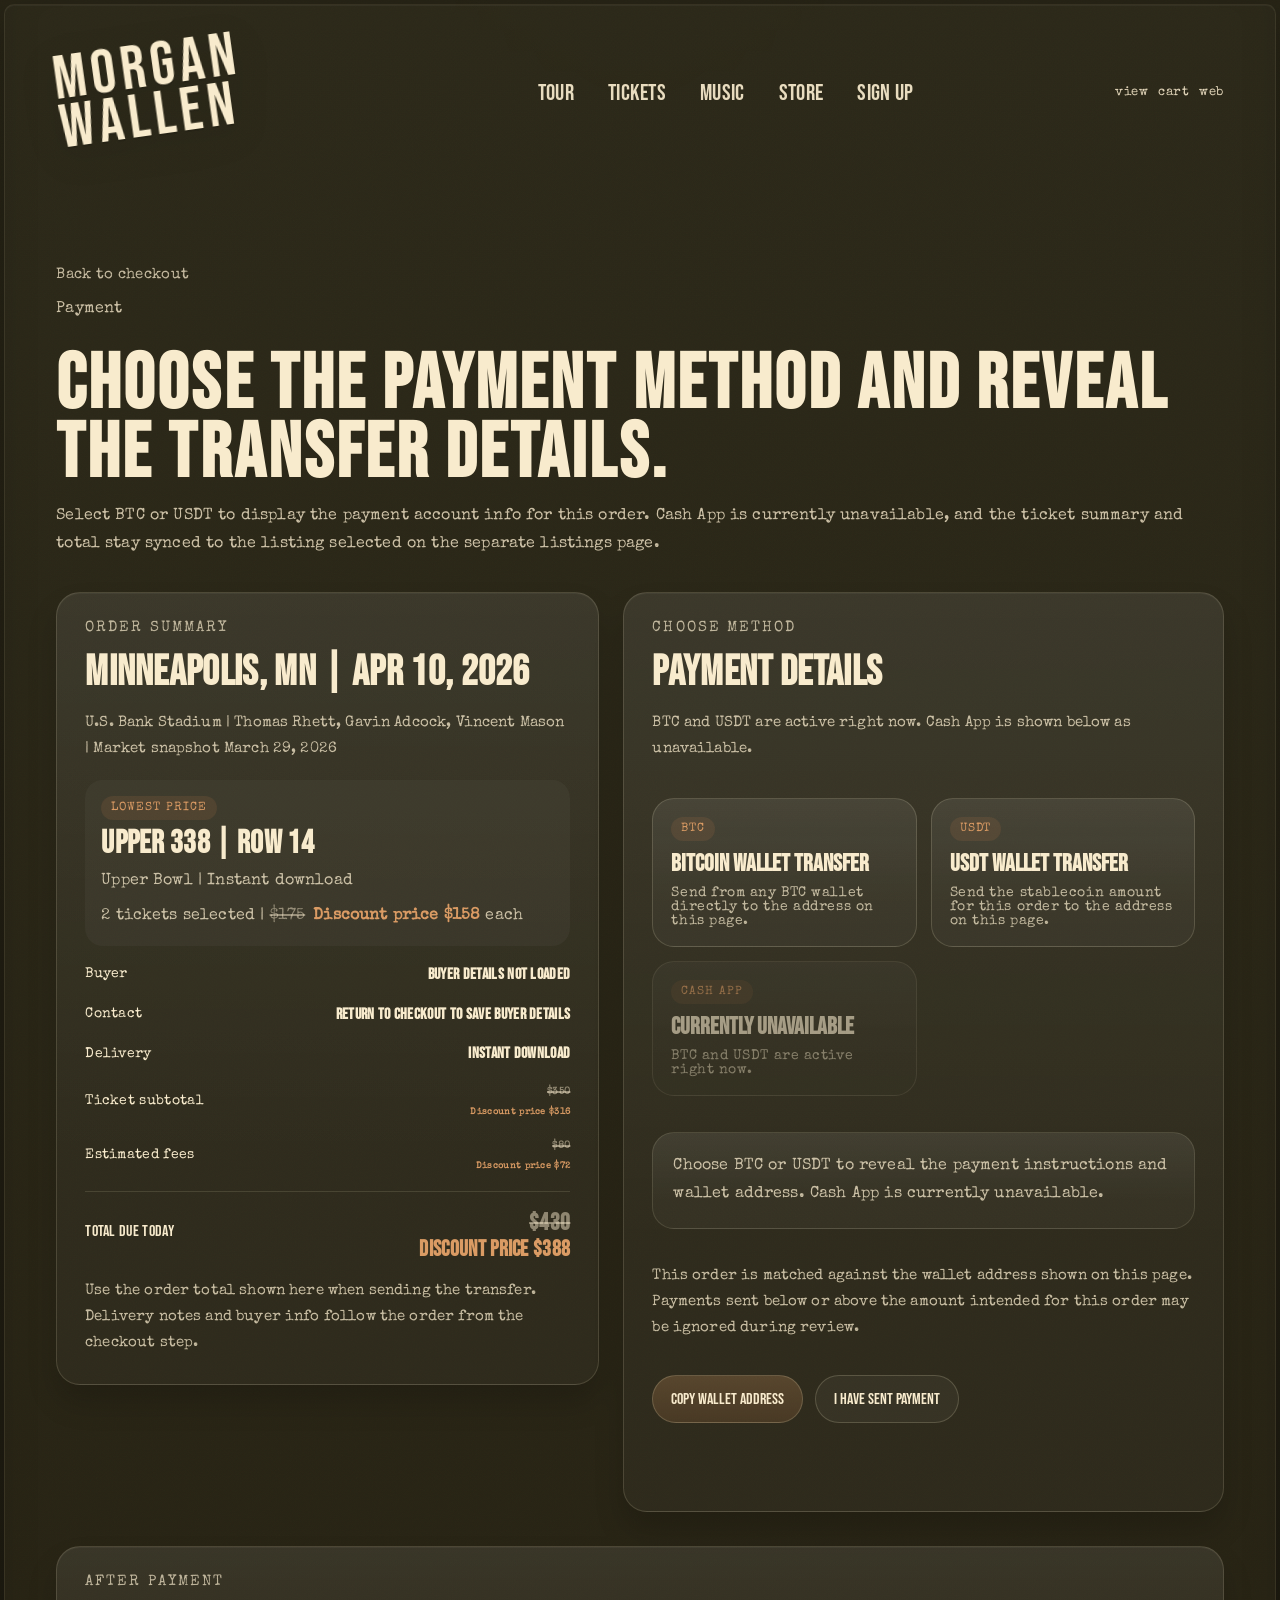
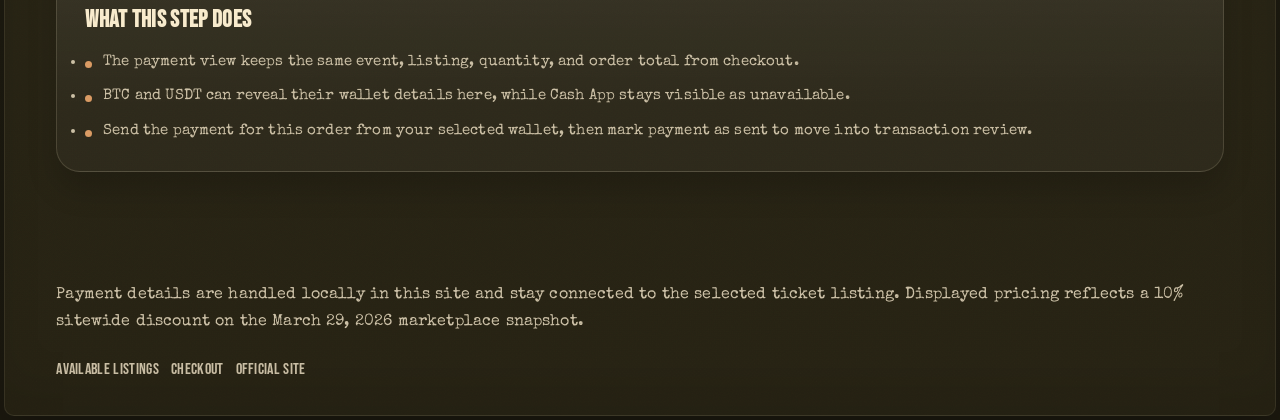
<file: payment.html>
<!DOCTYPE html>
<html lang="en">
<head>
  <meta charset="UTF-8" />
  <meta name="viewport" content="width=device-width, initial-scale=1.0" />
  <title>Morgan Wallen Tickets | Payment</title>
  <link rel="preconnect" href="https://fonts.googleapis.com" />
  <link rel="preconnect" href="https://fonts.gstatic.com" crossorigin />
  <link href="https://fonts.googleapis.com/css2?family=Bebas+Neue&family=Special+Elite&display=swap" rel="stylesheet" />
  <link rel="stylesheet" href="specialized.css" />
  <script src="site.js" defer></script>
</head>
<body data-page="payment">
  <div class="site-shell">
    <header class="topbar">
      <a class="brand" href="index.html#home" aria-label="Morgan Wallen home">
        <span>Morgan</span>
        <span>Wallen</span>
      </a>

      <nav aria-label="Primary">
        <ul class="nav-links">
          <li><a href="index.html#tour">Tour</a></li>
          <li><a href="tickets.html">Tickets</a></li>
          <li><a href="index.html#music">Music</a></li>
          <li><a href="index.html#store">Store</a></li>
          <li><a href="index.html#signup">Sign Up</a></li>
        </ul>
      </nav>

      <div class="socials" aria-label="Quick links">
        <a class="social-link" href="tickets.html" aria-label="Event overview">view</a>
        <a class="social-link" href="checkout.html" aria-label="Checkout">cart</a>
        <a class="social-link" href="https://morganwallen.com/" target="_blank" rel="noreferrer" aria-label="Official site">web</a>
      </div>
    </header>

    <main class="checkout-page">
      <noscript class="no-script">Enable JavaScript to load your order, choose a payment method, and reveal the wallet details.</noscript>

      <section class="checkout-hero">
        <a class="back-link" id="paymentBackLink" href="checkout.html">Back to checkout</a>
        <p class="eyebrow">Payment</p>
        <h1>Choose the payment method and reveal the transfer details.</h1>
        <p>
          Select BTC or USDT to display the payment account info for this order. Cash App is currently unavailable, and the ticket summary and total stay synced to the listing selected on the separate listings page.
        </p>
      </section>

      <section class="checkout-layout">
        <article class="checkout-panel">
          <p class="eyebrow">Order Summary</p>
          <h2 id="paymentEventTitle">Loading event...</h2>
          <p class="checkout-meta" id="paymentEventMeta"></p>

          <div class="checkout-ticket-card" id="paymentTicketCard"></div>

          <div class="checkout-line">
            <span>Buyer</span>
            <strong id="paymentBuyerName">Waiting for checkout details</strong>
          </div>

          <div class="checkout-line">
            <span>Contact</span>
            <strong id="paymentBuyerEmail">Return to checkout to save details</strong>
          </div>

          <div class="checkout-line">
            <span>Delivery</span>
            <strong id="paymentDeliveryValue">Mobile transfer</strong>
          </div>

          <div class="checkout-line">
            <span>Ticket subtotal</span>
            <strong id="paymentSubtotal">$0</strong>
          </div>

          <div class="checkout-line">
            <span>Estimated fees</span>
            <strong id="paymentFees">$0</strong>
          </div>

          <div class="checkout-total">
            <span>Total due today</span>
            <strong id="paymentTotal">$0</strong>
          </div>

          <p class="field-help">
            Use the order total shown here when sending the transfer. Delivery notes and buyer info follow the order from the checkout step.
          </p>
        </article>

        <article class="checkout-panel">
          <p class="eyebrow">Choose Method</p>
          <h2>Payment details</h2>
          <p class="field-help">BTC and USDT are active right now. Cash App is shown below as unavailable.</p>

          <div class="payment-method-grid" id="paymentMethodGrid">
            <button class="payment-method-button" type="button" data-method="btc" aria-pressed="false">
              <span class="summary-kicker">BTC</span>
              <strong>Bitcoin wallet transfer</strong>
              <small>Send from any BTC wallet directly to the address on this page.</small>
            </button>

            <button class="payment-method-button" type="button" data-method="usdt" aria-pressed="false">
              <span class="summary-kicker">USDT</span>
              <strong>USDT wallet transfer</strong>
              <small>Send the stablecoin amount for this order to the address on this page.</small>
            </button>

            <button class="payment-method-button is-unavailable" type="button" data-method="cash-app" aria-disabled="true" disabled>
              <span class="summary-kicker">Cash App</span>
              <strong>Currently unavailable</strong>
              <small>BTC and USDT are active right now.</small>
            </button>
          </div>

          <div class="payment-detail-card" id="paymentDetailCard">
            <p class="order-note">Choose BTC or USDT to reveal the payment instructions and wallet address. Cash App is currently unavailable.</p>
          </div>

          <p class="field-help payment-disclaimer" id="paymentDisclaimer">
            This order is matched against the wallet address shown on this page. Payments sent below or above the amount intended for this order may be ignored during review.
          </p>

          <div class="payment-actions">
            <button class="button" id="copyPaymentAddress" type="button" hidden>Copy wallet address</button>
            <button class="button-secondary" id="paymentSentButton" type="button" hidden>I Have Sent Payment</button>
          </div>

          <p class="form-message" id="paymentMessage" aria-live="polite"></p>
        </article>
      </section>

      <section class="help-panel">
        <p class="eyebrow">After Payment</p>
        <h2>What this step does</h2>

        <ul class="help-list">
          <li>The payment view keeps the same event, listing, quantity, and order total from checkout.</li>
          <li>BTC and USDT can reveal their wallet details here, while Cash App stays visible as unavailable.</li>
          <li>Send the payment for this order from your selected wallet, then mark payment as sent to move into transaction review.</li>
        </ul>
      </section>
    </main>

    <footer class="site-footer">
      <p>
        Payment details are handled locally in this site and stay connected to the selected ticket listing. Displayed pricing reflects a 10% sitewide discount on the March 29, 2026 marketplace snapshot.
      </p>

      <div class="footer-links">
        <a href="listings.html">Available Listings</a>
        <a href="checkout.html">Checkout</a>
        <a href="https://morganwallen.com/" target="_blank" rel="noreferrer">Official Site</a>
      </div>
    </footer>
  </div>
</body>
</html>
</file>
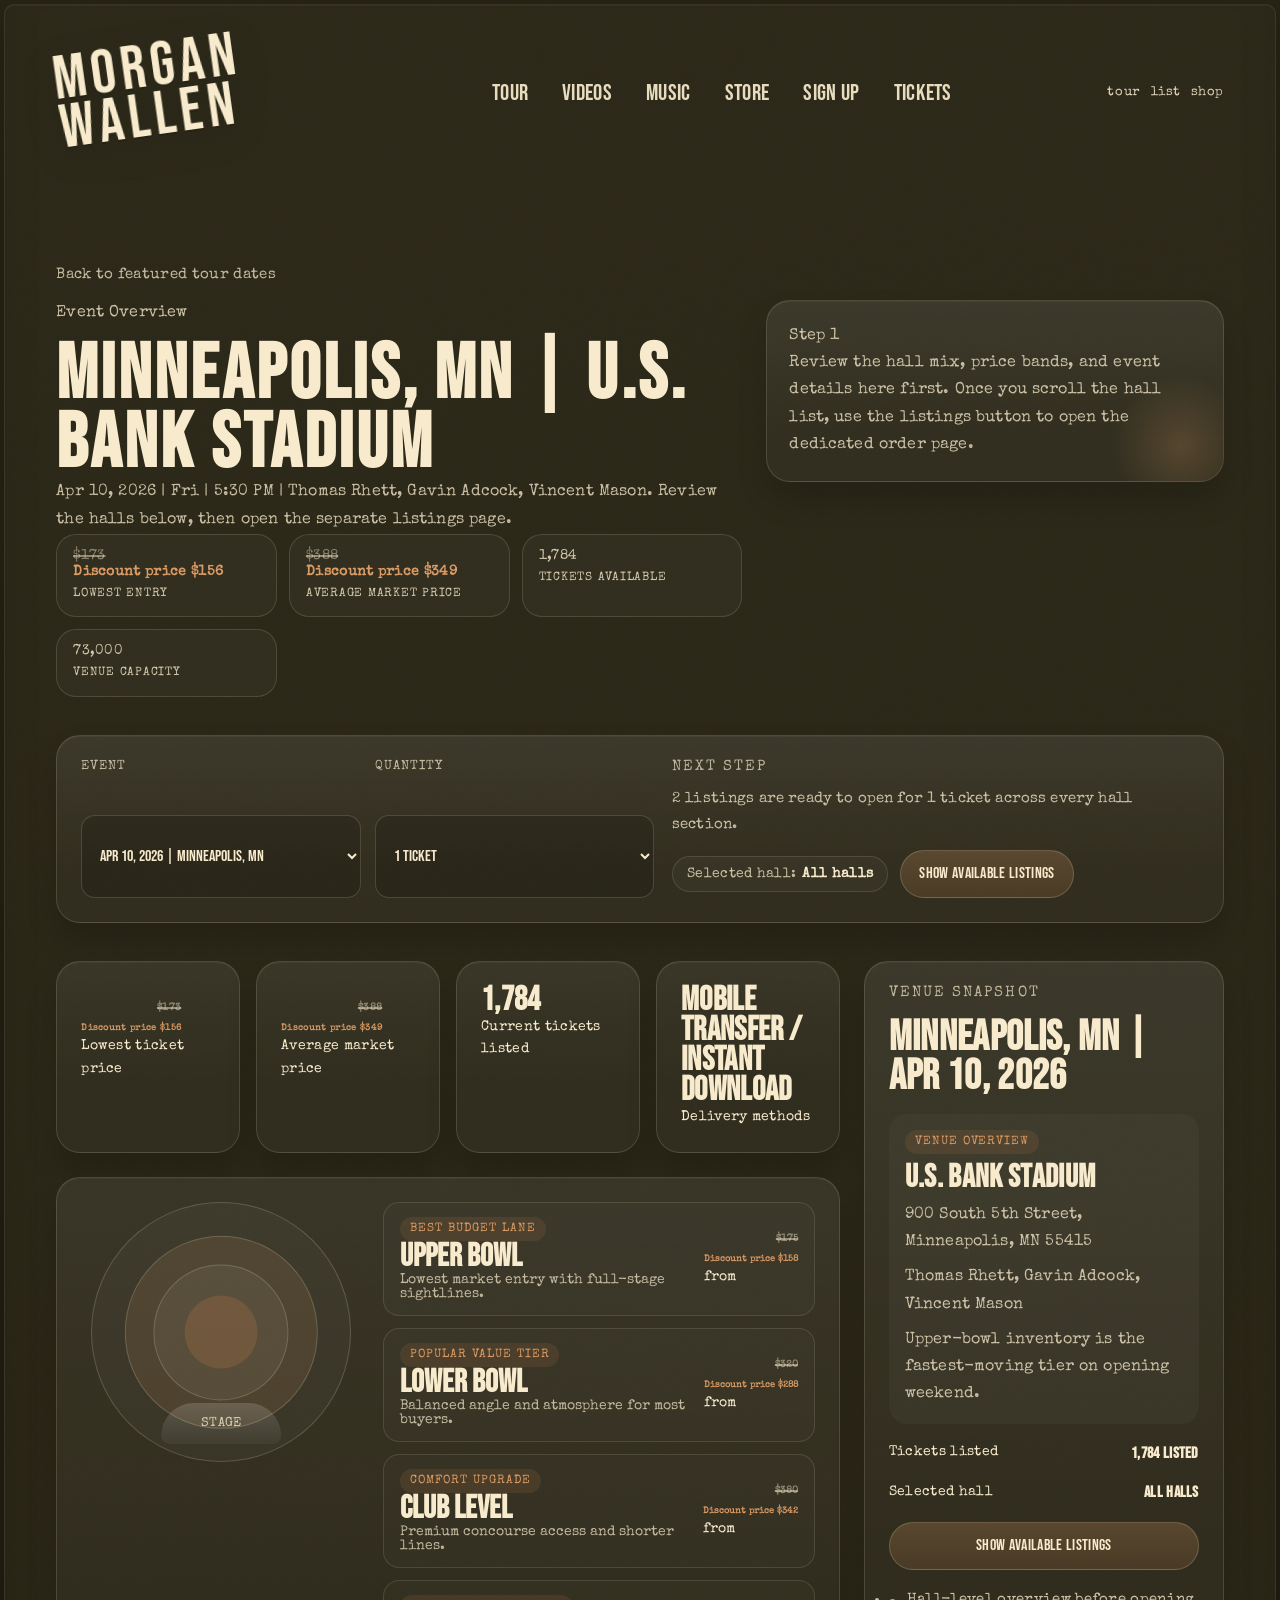
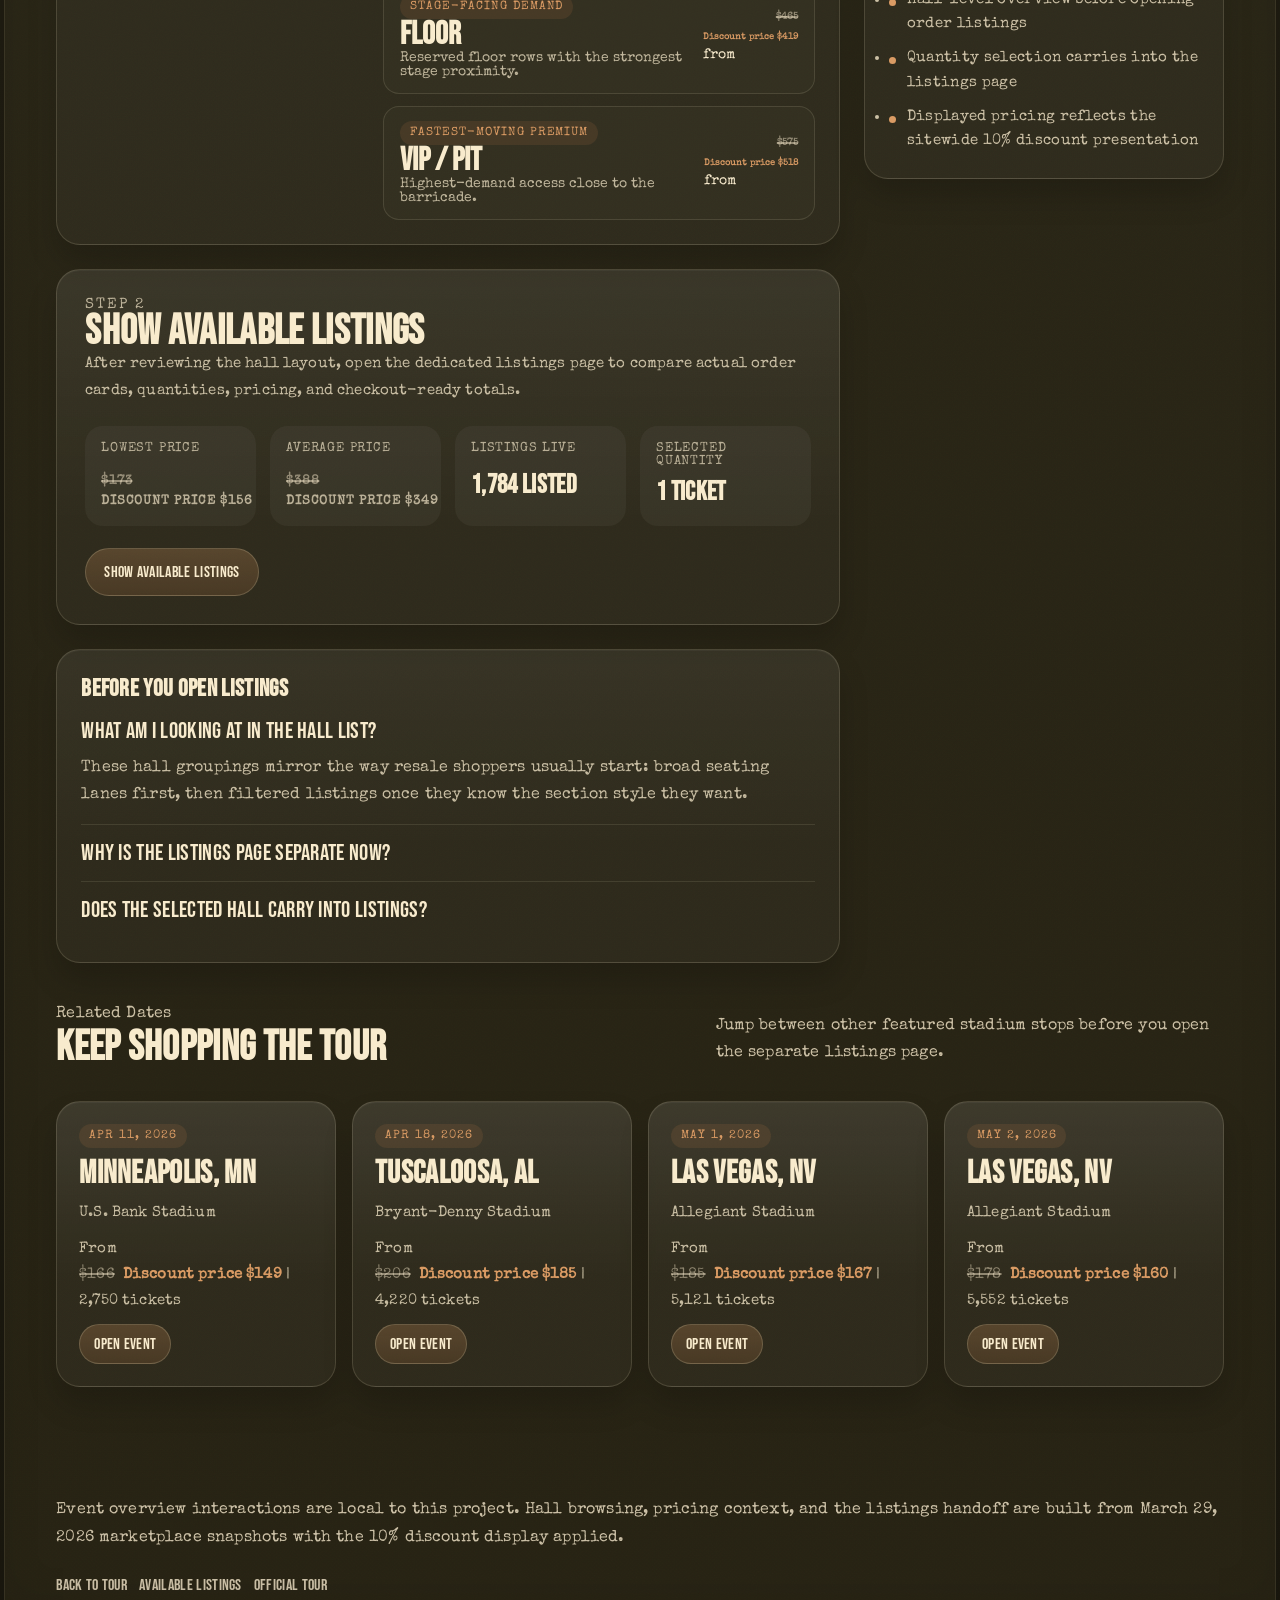
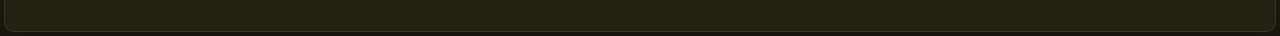
<file: tickets.html>
<!DOCTYPE html>
<html lang="en">
<head>
  <meta charset="UTF-8" />
  <meta name="viewport" content="width=device-width, initial-scale=1.0" />
  <title>Morgan Wallen Tickets | Event Overview</title>
  <link rel="preconnect" href="https://fonts.googleapis.com" />
  <link rel="preconnect" href="https://fonts.gstatic.com" crossorigin />
  <link href="https://fonts.googleapis.com/css2?family=Bebas+Neue&family=Special+Elite&display=swap" rel="stylesheet" />
  <link rel="stylesheet" href="specialized.css" />
  <script src="site.js" defer></script>
</head>
<body data-page="tickets">
  <div class="site-shell">
    <header class="topbar">
      <a class="brand" href="index.html#home" aria-label="Morgan Wallen home">
        <span>Morgan</span>
        <span>Wallen</span>
      </a>

      <nav aria-label="Primary">
        <ul class="nav-links">
          <li><a href="index.html#tour">Tour</a></li>
          <li><a href="index.html#videos">Videos</a></li>
          <li><a href="index.html#music">Music</a></li>
          <li><a href="index.html#store">Store</a></li>
          <li><a href="index.html#signup">Sign Up</a></li>
          <li><a href="tickets.html">Tickets</a></li>
        </ul>
      </nav>

      <div class="socials" aria-label="Quick links">
        <a class="social-link" href="https://morganwallen.com/tour/" target="_blank" rel="noreferrer" aria-label="Official tour">tour</a>
        <a class="social-link" href="listings.html" aria-label="Available listings">list</a>
        <a class="social-link" href="https://shop.morganwallen.com/" target="_blank" rel="noreferrer" aria-label="Official store">shop</a>
      </div>
    </header>

    <main class="ticket-page ticket-overview-page">
      <noscript class="no-script">Enable JavaScript to switch events, browse halls, and continue into the separate listings page.</noscript>

      <section class="ticket-hero">
        <a class="back-link" href="index.html#tour">Back to featured tour dates</a>
        <div class="ticket-hero-grid">
          <div>
            <p class="eyebrow">Event Overview</p>
            <h1 id="ticketEventTitle">Loading event...</h1>
            <p class="ticket-meta" id="ticketEventMeta"></p>
            <div class="ticket-chip-row" id="ticketHeroChips"></div>
          </div>

          <aside class="ticket-hero-note ticket-hero-note-emphasis">
            <p class="eyebrow">Step 1</p>
            <p class="market-caption">
              Review the hall mix, price bands, and event details here first. Once you scroll the hall list, use the listings button to open the dedicated order page.
            </p>
          </aside>
        </div>
      </section>

      <section class="browse-strip" aria-label="Ticket overview controls">
        <div class="browse-strip-fields">
          <label class="filter-field">
            <span>Event</span>
            <select id="eventSelect"></select>
          </label>

          <label class="filter-field">
            <span>Quantity</span>
            <select id="quantitySelect">
              <option value="1" selected>1 ticket</option>
              <option value="2">2 tickets</option>
              <option value="3">3 tickets</option>
              <option value="4">4 tickets</option>
              <option value="5">5 tickets</option>
              <option value="6">6 tickets</option>
            </select>
          </label>
        </div>

        <div class="browse-strip-panel">
          <p class="eyebrow">Next Step</p>
          <p class="section-lead" id="overviewLaunchNote">Review the halls below, then open the separate listings page.</p>
          <div class="browse-strip-actions">
            <span class="browse-strip-tag">Selected hall: <strong id="overviewSelectedZoneInline">All halls</strong></span>
            <a class="button" id="overviewListingsTopLink" href="listings.html">Show Available Listings</a>
          </div>
        </div>
      </section>

      <section class="ticket-layout overview-layout">
        <div class="ticket-main-column">
          <section class="market-grid" id="marketGrid" aria-label="Market stats"></section>

          <section class="zone-stage">
            <div class="seat-map" aria-hidden="true">
              <div class="seat-ring ring-upper"></div>
              <div class="seat-ring ring-lower"></div>
              <div class="seat-ring ring-club"></div>
              <div class="seat-core"></div>
              <div class="seat-stage">Stage</div>
            </div>

            <div class="zone-list" id="zoneList" aria-label="Seat zones"></div>
          </section>

          <section class="listing-launch">
            <div>
              <p class="eyebrow">Step 2</p>
              <h2>Show Available Listings</h2>
              <p class="section-lead">
                After reviewing the hall layout, open the dedicated listings page to compare actual order cards, quantities, pricing, and checkout-ready totals.
              </p>
            </div>

            <div class="listing-launch-grid">
              <div class="listing-launch-item">
                <span>Lowest price</span>
                <strong id="overviewPriceFrom">$0</strong>
              </div>
              <div class="listing-launch-item">
                <span>Average price</span>
                <strong id="overviewAveragePrice">$0</strong>
              </div>
              <div class="listing-launch-item">
                <span>Listings live</span>
                <strong id="overviewTicketsAvailable">0 listed</strong>
              </div>
              <div class="listing-launch-item">
                <span>Selected quantity</span>
                <strong id="overviewSelectedQuantity">1 ticket</strong>
              </div>
            </div>

            <a class="button listing-launch-button" id="overviewListingsLink" href="listings.html">Show Available Listings</a>
          </section>

          <section class="faq-stage">
            <h2>Before You Open Listings</h2>

            <details open>
              <summary>What am I looking at in the hall list?</summary>
              <p class="faq-answer">
                These hall groupings mirror the way resale shoppers usually start: broad seating lanes first, then filtered listings once they know the section style they want.
              </p>
            </details>

            <details>
              <summary>Why is the listings page separate now?</summary>
              <p class="faq-answer">
                The overview page focuses on venue layout, event context, and hall pricing bands. The separate listings page handles the actual order cards, filters, and checkout handoff.
              </p>
            </details>

            <details>
              <summary>Does the selected hall carry into listings?</summary>
              <p class="faq-answer">
                Yes. When you use the listings button from this page, the selected quantity and hall filter move with you so the listing page opens in the right context.
              </p>
            </details>
          </section>
        </div>

        <aside class="summary-card overview-summary-card">
          <p class="eyebrow">Venue Snapshot</p>
          <h2 id="overviewSummaryTitle">Loading event...</h2>

          <div class="summary-ticket" id="overviewSummaryCard"></div>

          <div class="summary-line">
            <span>Tickets listed</span>
            <strong id="overviewTicketsAvailableSidebar">Live market</strong>
          </div>

          <div class="summary-line">
            <span>Selected hall</span>
            <strong id="overviewSelectedZone">All halls</strong>
          </div>

          <a class="button summary-checkout" id="overviewSidebarLink" href="listings.html">Show Available Listings</a>

          <ul class="summary-protection">
            <li>Hall-level overview before opening order listings</li>
            <li>Quantity selection carries into the listings page</li>
            <li>Displayed pricing reflects the sitewide 10% discount presentation</li>
          </ul>
        </aside>
      </section>

      <section>
        <div class="section-header">
          <div>
            <p class="eyebrow">Related Dates</p>
            <h2>Keep Shopping The Tour</h2>
          </div>
          <p>Jump between other featured stadium stops before you open the separate listings page.</p>
        </div>

        <div class="related-grid" id="relatedGrid"></div>
      </section>
    </main>

    <footer class="site-footer">
      <p>
        Event overview interactions are local to this project. Hall browsing, pricing context, and the listings handoff are built from March 29, 2026 marketplace snapshots with the 10% discount display applied.
      </p>

      <div class="footer-links">
        <a href="index.html#tour">Back to Tour</a>
        <a href="listings.html">Available Listings</a>
        <a href="https://morganwallen.com/tour/" target="_blank" rel="noreferrer">Official Tour</a>
      </div>
    </footer>
  </div>
</body>
</html>
</file>
<file: specialized.css>
:root {
  --night: #2a2718;
  --night-soft: #221f13;
  --night-lift: #393423;
  --paper: #e7d4a8;
  --paper-soft: #f2e3bf;
  --paper-deep: #dcc38f;
  --paper-line: rgba(74, 63, 37, 0.5);
  --ink: #373222;
  --ink-soft: rgba(55, 50, 34, 0.72);
  --cream: #f8ebcd;
  --accent: #be7b4a;
  --accent-strong: #da9b64;
  --accent-soft: rgba(190, 123, 74, 0.14);
  --card-dark: rgba(255, 247, 227, 0.06);
  --card-border: rgba(255, 240, 205, 0.14);
  --shadow: rgba(0, 0, 0, 0.26);
  --success: #31583d;
}

* {
  box-sizing: border-box;
  margin: 0;
  padding: 0;
}

html {
  scroll-behavior: smooth;
}

body {
  min-height: 100vh;
  background: linear-gradient(180deg, #262315 0%, #1c190f 100%);
  color: var(--cream);
  font-family: "Bebas Neue", sans-serif;
  letter-spacing: 0.02em;
  overflow-x: hidden;
}

body::before,
body::after {
  content: "";
  position: fixed;
  inset: 0;
  pointer-events: none;
}

body::before {
  opacity: 0.09;
  background-image:
    url("data:image/svg+xml,%3Csvg xmlns='http://www.w3.org/2000/svg' width='180' height='180' viewBox='0 0 180 180'%3E%3Cfilter id='n'%3E%3CfeTurbulence type='fractalNoise' baseFrequency='0.78' numOctaves='2'/%3E%3C/filter%3E%3Crect width='100%25' height='100%25' filter='url(%23n)' opacity='0.88'/%3E%3C/svg%3E");
  mix-blend-mode: soft-light;
}

body::after {
  opacity: 0.08;
  background:
    radial-gradient(circle at top, rgba(255, 245, 215, 0.05), transparent 26%),
    linear-gradient(180deg, rgba(255, 255, 255, 0.03), transparent 18%);
}

a {
  color: inherit;
}

button,
input,
select,
textarea {
  font: inherit;
}

.site-shell {
  position: relative;
  isolation: isolate;
  width: min(calc(100% - 8px), 1920px);
  min-height: calc(100vh - 8px);
  margin: 4px auto;
  overflow: hidden;
  border: 1px solid rgba(255, 240, 205, 0.08);
  border-radius: 10px;
  background: linear-gradient(180deg, #2b2819 0%, #262213 100%);
  box-shadow:
    0 16px 36px rgba(0, 0, 0, 0.24),
    inset 0 1px 0 rgba(255, 255, 255, 0.04);
}

.site-shell::before,
.site-shell::after {
  content: "";
  position: absolute;
  inset: 0;
  pointer-events: none;
}

.site-shell::before {
  opacity: 0.2;
  background:
    radial-gradient(circle at 18% 16%, rgba(255, 255, 255, 0.04), transparent 24%),
    url("data:image/svg+xml,%3Csvg xmlns='http://www.w3.org/2000/svg' width='260' height='260' viewBox='0 0 260 260'%3E%3Cfilter id='n'%3E%3CfeTurbulence type='fractalNoise' baseFrequency='0.95' numOctaves='2'/%3E%3C/filter%3E%3Crect width='100%25' height='100%25' filter='url(%23n)' opacity='0.6'/%3E%3C/svg%3E");
  mix-blend-mode: overlay;
}

.site-shell::after {
  box-shadow: inset 0 -30px 40px rgba(0, 0, 0, 0.08);
}

.topbar {
  position: relative;
  z-index: 2;
  display: grid;
  grid-template-columns: minmax(220px, 280px) minmax(0, 1fr) auto;
  align-items: center;
  gap: 28px;
  padding: clamp(26px, 3vw, 42px) clamp(24px, 4vw, 58px) 44px;
}

.brand {
  display: inline-flex;
  flex-direction: column;
  align-items: flex-start;
  width: fit-content;
  text-decoration: none;
  color: var(--cream);
  transform: rotate(-8deg);
  filter: drop-shadow(0 10px 18px rgba(0, 0, 0, 0.12));
}

.brand span {
  display: block;
  font-size: clamp(3.9rem, 4.3vw, 5.8rem);
  line-height: 0.79;
  letter-spacing: 0.08em;
  text-shadow: 0 2px 0 rgba(0, 0, 0, 0.12);
}

.nav-links {
  display: flex;
  justify-content: center;
  flex-wrap: wrap;
  gap: 18px 34px;
  list-style: none;
}

.nav-links a {
  display: inline-flex;
  align-items: center;
  min-height: 42px;
  color: rgba(248, 235, 205, 0.92);
  text-decoration: none;
  font-size: clamp(1.45rem, 1.6vw, 2rem);
  transition: color 0.2s ease, transform 0.2s ease;
}

.nav-links a:hover,
.nav-links a:focus-visible,
.social-link:hover,
.social-link:focus-visible,
.footer-links a:hover,
.footer-links a:focus-visible,
.text-link:hover,
.text-link:focus-visible,
.back-link:hover,
.back-link:focus-visible {
  color: #fff8e8;
  transform: translateY(-2px);
}

.socials {
  display: flex;
  align-items: center;
  justify-content: flex-end;
  flex-wrap: wrap;
  gap: 10px;
}

.social-link {
  display: inline-flex;
  align-items: center;
  justify-content: center;
  min-height: 34px;
  text-decoration: none;
  color: rgba(248, 235, 205, 0.88);
  font-family: "Special Elite", serif;
  font-size: 0.82rem;
  letter-spacing: 0.04em;
  transition: transform 0.2s ease, color 0.2s ease;
}

.no-script {
  display: block;
  margin: 0 58px 24px;
  padding: 14px 16px;
  border: 1px solid rgba(255, 240, 205, 0.18);
  border-radius: 16px;
  background: rgba(255, 255, 255, 0.03);
  color: rgba(248, 235, 205, 0.88);
  font-family: "Special Elite", serif;
  font-size: 0.92rem;
}

.hero-stage,
.content-stage,
.signup-stage,
.ticket-page,
.checkout-page {
  position: relative;
  z-index: 1;
}

.hero-stage {
  display: grid;
  grid-template-columns: minmax(0, 1.1fr) minmax(320px, 0.9fr);
  gap: 34px;
  padding: 0 clamp(24px, 4vw, 58px) 88px;
}

.hero-copy,
.hero-panel,
.content-stage,
.signup-stage,
.ticket-page,
.checkout-page {
  animation: settle-in 0.7s ease both;
}

.eyebrow {
  font-family: "Special Elite", serif;
  font-size: 0.92rem;
  letter-spacing: 0.14em;
  text-transform: uppercase;
  color: rgba(248, 235, 205, 0.7);
}

.hero-copy h1,
.ticket-hero h1,
.checkout-hero h1 {
  margin-top: 14px;
  font-size: clamp(4.4rem, 6vw, 7.2rem);
  line-height: 0.9;
  letter-spacing: 0.04em;
}

.hero-text,
.section-header p,
.signup-copy p,
.ticket-hero p,
.checkout-hero p,
.faq-stage p,
.site-footer p,
.market-caption,
.order-note,
.form-message {
  font-family: "Special Elite", serif;
  font-size: 1rem;
  line-height: 1.7;
  letter-spacing: 0.01em;
  color: rgba(248, 235, 205, 0.78);
  text-transform: none;
}

.hero-actions,
.album-actions,
.footer-links {
  display: flex;
  flex-wrap: wrap;
  gap: 12px;
}

.hero-actions {
  margin-top: 22px;
}

.button,
.button-secondary,
.button-small,
.listing-button,
.checkout-submit,
.empty-button {
  display: inline-flex;
  align-items: center;
  justify-content: center;
  min-height: 48px;
  padding: 0 18px;
  border: 1px solid rgba(255, 240, 205, 0.18);
  border-radius: 999px;
  background: linear-gradient(180deg, rgba(218, 155, 100, 0.24), rgba(190, 123, 74, 0.18));
  color: var(--cream);
  text-decoration: none;
  cursor: pointer;
  transition: transform 0.2s ease, background-color 0.2s ease, border-color 0.2s ease;
}

.button:hover,
.button:focus-visible,
.button-secondary:hover,
.button-secondary:focus-visible,
.button-small:hover,
.button-small:focus-visible,
.listing-button:hover,
.listing-button:focus-visible,
.checkout-submit:hover,
.checkout-submit:focus-visible,
.empty-button:hover,
.empty-button:focus-visible {
  transform: translateY(-2px);
  border-color: rgba(255, 240, 205, 0.34);
}

.button-secondary,
.button-small.button-secondary {
  background: rgba(255, 255, 255, 0.04);
}

.button-small {
  min-height: 40px;
  padding: 0 14px;
  font-size: 1rem;
}

.hero-notes {
  display: grid;
  gap: 10px;
  margin-top: 22px;
  list-style: none;
}

.hero-notes li,
.summary-protection li,
.policy-list li,
.help-list li {
  position: relative;
  padding-left: 18px;
  font-family: "Special Elite", serif;
  font-size: 0.95rem;
  line-height: 1.6;
  color: rgba(248, 235, 205, 0.78);
  text-transform: none;
}

.hero-notes li::before,
.summary-protection li::before,
.policy-list li::before,
.help-list li::before {
  content: "";
  position: absolute;
  left: 0;
  top: 0.72em;
  width: 7px;
  height: 7px;
  border-radius: 50%;
  background: var(--accent-strong);
}

.hero-panel {
  display: grid;
  gap: 18px;
}

.album-card,
.stat-card,
.media-card,
.music-card,
.merch-card,
.ticket-hero-note,
.browse-strip,
.filter-bar,
.market-card,
.zone-stage,
.listing-launch,
.listings-stage,
.listing-card,
.summary-card,
.faq-stage,
.related-card,
.checkout-panel,
.help-panel {
  border: 1px solid var(--card-border);
  border-radius: 24px;
  box-shadow:
    0 18px 30px rgba(0, 0, 0, 0.16),
    inset 0 1px 0 rgba(255, 255, 255, 0.04);
}

.album-card,
.stat-card,
.ticket-hero-note,
.browse-strip,
.filter-bar,
.listing-launch,
.summary-card,
.checkout-panel,
.help-panel {
  background:
    linear-gradient(180deg, rgba(255, 255, 255, 0.05), transparent 72%),
    rgba(255, 255, 255, 0.03);
}

.album-card {
  padding: 26px;
}

.album-card h2 {
  margin-top: 10px;
  font-size: clamp(2.4rem, 3vw, 3.6rem);
  line-height: 0.95;
}

.album-card p {
  margin-top: 12px;
  font-family: "Special Elite", serif;
  font-size: 0.98rem;
  line-height: 1.65;
  color: rgba(248, 235, 205, 0.8);
  text-transform: none;
}

.album-actions {
  margin-top: 18px;
}

.hero-stats,
.stats-ribbon,
.market-grid,
.card-grid,
.related-grid {
  display: grid;
  gap: 16px;
}

.hero-stats {
  grid-template-columns: repeat(2, minmax(0, 1fr));
}

.stats-ribbon {
  grid-template-columns: repeat(4, minmax(0, 1fr));
  padding: 0 clamp(24px, 4vw, 58px) 64px;
}

.stat-card {
  padding: 20px;
}

.stat-card strong {
  display: block;
  font-size: clamp(2.4rem, 3vw, 3.3rem);
  color: var(--cream);
}

.stat-card span {
  margin-top: 8px;
  display: block;
  font-family: "Special Elite", serif;
  font-size: 0.92rem;
  line-height: 1.55;
  color: rgba(248, 235, 205, 0.72);
  text-transform: none;
}

.paper-stage {
  position: relative;
  margin-top: 8px;
  color: var(--ink);
  padding: 118px clamp(18px, 3vw, 40px) 86px;
  background:
    radial-gradient(circle at 22% 16%, rgba(255, 255, 255, 0.16), transparent 28%),
    radial-gradient(circle at 82% 26%, rgba(193, 154, 95, 0.08), transparent 22%),
    linear-gradient(180deg, #f3e5bf 0%, var(--paper) 24%, var(--paper-deep) 100%);
  box-shadow: inset 0 18px 24px rgba(255, 255, 255, 0.12);
}

.paper-stage::before,
.paper-stage::after {
  content: "";
  position: absolute;
  left: 0;
  right: 0;
  pointer-events: none;
}

.paper-stage::before {
  top: -44px;
  height: 76px;
  background: var(--paper);
  clip-path: polygon(
    0 60%,
    4% 64%,
    8% 61%,
    12% 67%,
    16% 62%,
    20% 66%,
    24% 60%,
    28% 64%,
    32% 61%,
    36% 65%,
    40% 62%,
    44% 66%,
    48% 61%,
    52% 64%,
    56% 60%,
    60% 65%,
    64% 61%,
    68% 66%,
    72% 62%,
    76% 65%,
    80% 60%,
    84% 64%,
    88% 61%,
    92% 66%,
    96% 62%,
    100% 64%,
    100% 100%,
    0 100%
  );
  box-shadow: 0 3px 0 rgba(73, 62, 38, 0.12);
}

.paper-stage::after {
  inset: 0;
  opacity: 0.42;
  background-image:
    radial-gradient(circle at 14% 54%, rgba(121, 94, 49, 0.08), transparent 18%),
    radial-gradient(circle at 78% 24%, rgba(121, 94, 49, 0.06), transparent 15%),
    repeating-linear-gradient(90deg, transparent 0 170px, rgba(116, 90, 45, 0.045) 170px 172px),
    linear-gradient(90deg, rgba(115, 92, 51, 0.08), transparent 16%, rgba(115, 92, 51, 0.05) 50%, transparent 82%),
    linear-gradient(180deg, rgba(78, 56, 27, 0.045), transparent 20%, rgba(78, 56, 27, 0.03) 88%, transparent),
    url("data:image/svg+xml,%3Csvg xmlns='http://www.w3.org/2000/svg' width='220' height='220' viewBox='0 0 220 220'%3E%3Cfilter id='n'%3E%3CfeTurbulence type='fractalNoise' baseFrequency='0.92' numOctaves='3'/%3E%3C/filter%3E%3Crect width='100%25' height='100%25' filter='url(%23n)' opacity='0.75'/%3E%3C/svg%3E");
  mix-blend-mode: multiply;
}

.tour-wrap {
  position: relative;
  z-index: 1;
  max-width: 1380px;
  margin: 0 auto;
}

.tour-heading,
.section-header,
.ticket-hero,
.checkout-hero {
  display: flex;
  flex-direction: column;
  gap: 14px;
}

.tour-heading {
  align-items: center;
  margin-bottom: 48px;
  text-align: center;
}

.tour-heading h1 {
  font-size: clamp(5.2rem, 8vw, 9rem);
  line-height: 0.88;
  color: rgba(51, 44, 29, 0.96);
  letter-spacing: 0.08em;
}

.brush {
  width: clamp(210px, 22vw, 340px);
  height: 34px;
  border-radius: 999px;
  background:
    radial-gradient(circle at 16% 40%, rgba(255, 224, 190, 0.36), transparent 24%),
    linear-gradient(90deg, rgba(173, 96, 57, 0.88) 0%, rgba(200, 124, 80, 0.72) 48%, rgba(167, 83, 47, 0.9) 100%);
  transform: rotate(-4deg);
  box-shadow: 0 8px 18px rgba(130, 76, 48, 0.14);
}

.section-lead,
.tour-toolbar p,
.tour-note,
.ticket-meta,
.ticket-toolbar-note,
.faq-answer,
.related-card p,
.card-copy,
.checkout-meta,
.policy-list,
.help-list,
.field-help {
  font-family: "Special Elite", serif;
  font-size: 0.96rem;
  line-height: 1.7;
  letter-spacing: 0.01em;
  color: var(--ink-soft);
  text-transform: none;
}

.tour-toolbar {
  display: flex;
  align-items: center;
  justify-content: space-between;
  gap: 18px;
  margin-bottom: 18px;
}

.text-link,
.back-link {
  text-decoration: none;
  color: var(--ink);
  transition: color 0.2s ease, transform 0.2s ease;
}

.tour-table {
  display: grid;
  border-top: 2px solid var(--paper-line);
}

.tour-row {
  display: grid;
  grid-template-columns: minmax(0, 1.6fr) minmax(240px, 0.82fr) minmax(250px, 280px);
  min-height: 136px;
  border-bottom: 2px solid var(--paper-line);
  transition: background-color 0.24s ease;
}

.tour-row:hover {
  background-color: rgba(73, 62, 38, 0.04);
}

.tour-row > * {
  display: flex;
  flex-direction: column;
  justify-content: center;
  padding: 26px 24px 22px;
}

.tour-main {
  gap: 10px;
}

.tour-market {
  display: flex;
  flex-wrap: wrap;
  gap: 8px 12px;
  align-items: center;
}

.tour-market-group {
  display: inline-flex;
  flex-wrap: wrap;
  gap: 5px 8px;
  align-items: center;
}

.tour-market-label,
.ticket-link-price-label,
.ticket-chip-caption {
  font-family: "Special Elite", serif;
  font-size: 0.78rem;
  line-height: 1.4;
  letter-spacing: 0.06em;
  text-transform: uppercase;
}

.tour-market-label,
.ticket-link-price-label {
  color: rgba(93, 72, 45, 0.8);
}

.tour-market-divider {
  color: rgba(93, 72, 45, 0.42);
}

.tour-market-volume {
  white-space: nowrap;
}

.tour-city,
.tour-ticket {
  border-left: 2px solid var(--paper-line);
}

.tour-city {
  gap: 8px;
}

.tour-date-line,
.tour-city strong {
  font-size: clamp(2rem, 2.8vw, 3.2rem);
  line-height: 0.96;
  color: rgba(49, 41, 28, 0.96);
}

.tour-date-line {
  display: flex;
  flex-wrap: wrap;
  gap: 0.16em;
  align-items: baseline;
}

.tour-date-line span:first-child {
  color: var(--accent);
}

.sep {
  opacity: 0.48;
}

.tour-support {
  font-family: "Special Elite", serif;
  font-size: 1rem;
  line-height: 1.6;
  color: rgba(126, 73, 40, 0.92);
  text-transform: none;
}

.tour-market,
.tour-city small,
.ticket-link small,
.listing-meta,
.listing-note,
.market-card span,
.zone-price span,
.summary-line span,
.checkout-line span,
.mini-note,
.related-meta {
  font-family: "Special Elite", serif;
  font-size: 0.9rem;
  line-height: 1.5;
  text-transform: none;
}

.tour-market,
.tour-city small,
.related-meta {
  color: var(--ink-soft);
}

.ticket-link {
  width: 100%;
  height: 100%;
  min-height: 112px;
  display: flex;
  flex-direction: column;
  align-items: center;
  justify-content: center;
  gap: 10px;
  text-decoration: none;
  color: var(--ink);
  text-align: center;
  transition: color 0.2s ease, background-color 0.2s ease;
}

.ticket-link span {
  font-family: "Special Elite", serif;
  font-size: clamp(1.55rem, 2.2vw, 2.4rem);
  letter-spacing: 0.08em;
  text-transform: uppercase;
}

.ticket-link:hover,
.ticket-link:focus-visible {
  color: var(--accent);
  background: rgba(73, 62, 38, 0.03);
}

.ticket-link-price {
  display: grid;
  justify-items: center;
  gap: 4px;
  width: min(100%, 180px);
}

.content-stage,
.signup-stage,
.ticket-page,
.checkout-page {
  padding: 82px clamp(24px, 4vw, 58px);
}

.dark-stage {
  background:
    linear-gradient(180deg, rgba(255, 255, 255, 0.03), transparent 16%),
    linear-gradient(180deg, rgba(255, 255, 255, 0.02), transparent 70%);
}

.light-stage {
  background:
    linear-gradient(180deg, rgba(255, 255, 255, 0.04), transparent 10%),
    rgba(255, 255, 255, 0.02);
}

.section-header {
  display: grid;
  grid-template-columns: minmax(0, 1fr) minmax(280px, 0.8fr);
  align-items: end;
  gap: 24px;
  margin-bottom: 34px;
}

.section-header h2,
.listings-head h2,
.summary-card h2,
.checkout-panel h2,
.listing-launch h2,
.zone-stage-copy h2 {
  font-size: clamp(2.6rem, 3vw, 4rem);
  line-height: 0.94;
}

.card-grid {
  gap: 20px;
  grid-template-columns: repeat(3, minmax(0, 1fr));
}

.media-card,
.music-card,
.merch-card,
.related-card {
  padding: 22px;
  background:
    linear-gradient(180deg, rgba(255, 255, 255, 0.07), transparent 62%),
    rgba(255, 255, 255, 0.035);
}

.media-card h3,
.music-card h3,
.merch-card h3,
.related-card h3,
.listing-card h3 {
  font-size: 2rem;
  line-height: 1;
}

.card-kicker,
.listing-flag,
.zone-label,
.summary-kicker {
  display: inline-flex;
  align-items: center;
  width: fit-content;
  padding: 6px 10px;
  border-radius: 999px;
  background: var(--accent-soft);
  color: var(--accent-strong);
  font-family: "Special Elite", serif;
  font-size: 0.75rem;
  letter-spacing: 0.08em;
  text-transform: uppercase;
}

.card-copy {
  margin-top: 10px;
  color: rgba(248, 235, 205, 0.74);
}

.card-meta {
  margin-top: 12px;
  color: rgba(248, 235, 205, 0.62);
}

.card-actions {
  display: flex;
  gap: 10px;
  margin-top: 18px;
}

.signup-stage {
  display: grid;
  grid-template-columns: minmax(0, 1fr) minmax(320px, 0.9fr);
  gap: 28px;
  align-items: center;
}

.signup-copy h2 {
  margin-top: 10px;
  font-size: clamp(2.8rem, 4vw, 4.8rem);
  line-height: 0.94;
}

.signup-form,
.checkout-form {
  display: grid;
  gap: 14px;
  padding: 24px;
  border: 1px solid var(--card-border);
  border-radius: 24px;
  background:
    linear-gradient(180deg, rgba(255, 255, 255, 0.05), transparent 72%),
    rgba(255, 255, 255, 0.03);
}

.signup-form label,
.filter-field,
.checkout-field,
.checkout-form label {
  display: grid;
  gap: 8px;
}

.signup-form span,
.filter-field span,
.checkout-field span,
.checkout-form span {
  font-family: "Special Elite", serif;
  font-size: 0.82rem;
  letter-spacing: 0.08em;
  color: rgba(248, 235, 205, 0.74);
  text-transform: uppercase;
}

.signup-form input,
.signup-form select,
.filter-field input,
.filter-field select,
.checkout-form input,
.checkout-form select,
.checkout-form textarea {
  min-height: 48px;
  padding: 0 14px;
  border: 1px solid rgba(255, 240, 205, 0.16);
  border-radius: 14px;
  background: rgba(0, 0, 0, 0.14);
  color: var(--cream);
  outline: none;
}

.signup-form input:focus,
.signup-form select:focus,
.filter-field input:focus,
.filter-field select:focus,
.checkout-form input:focus,
.checkout-form select:focus,
.checkout-form textarea:focus {
  border-color: rgba(255, 240, 205, 0.3);
}

.form-message {
  min-height: 28px;
  margin-top: 14px;
}

.form-message.is-success {
  color: #dff2e1;
}

.ticket-page,
.checkout-page {
  display: grid;
  gap: 34px;
}

.ticket-overview-page,
.listings-page {
  gap: 38px;
}

.ticket-page .ticket-meta,
.ticket-page .ticket-toolbar-note,
.ticket-page .section-lead,
.ticket-page .market-caption,
.ticket-page .related-card p,
.ticket-page .related-meta,
.ticket-page .faq-answer,
.ticket-page .field-help,
.ticket-page .order-note,
.checkout-page .checkout-meta,
.checkout-page .field-help,
.checkout-page .order-note,
.checkout-page .faq-answer {
  color: rgba(248, 235, 205, 0.76);
}

.back-link {
  width: fit-content;
  font-family: "Special Elite", serif;
  font-size: 0.92rem;
  color: rgba(248, 235, 205, 0.74);
}

.ticket-hero {
  gap: 18px;
}

.ticket-meta {
  max-width: 72ch;
}

.ticket-hero-grid {
  display: grid;
  grid-template-columns: minmax(0, 1.2fr) minmax(300px, 0.8fr);
  gap: 24px;
  align-items: start;
}

.ticket-hero-note {
  padding: 22px;
  align-self: start;
}

.ticket-hero-note-emphasis {
  position: relative;
  overflow: hidden;
}

.ticket-hero-note-emphasis::after {
  content: "";
  position: absolute;
  right: -28px;
  bottom: -34px;
  width: 140px;
  height: 140px;
  border-radius: 50%;
  background: radial-gradient(circle, rgba(218, 155, 100, 0.22), transparent 70%);
  pointer-events: none;
}

.ticket-chip-row,
.summary-protection,
.policy-list,
.help-list {
  display: grid;
  gap: 10px;
}

.ticket-chip-row {
  grid-template-columns: repeat(auto-fit, minmax(190px, 1fr));
  gap: 12px;
}

.ticket-chip {
  display: grid;
  gap: 6px;
  align-content: start;
  width: 100%;
  min-height: 100%;
  padding: 14px 16px;
  border: 1px solid rgba(255, 240, 205, 0.14);
  border-radius: 20px;
  background: rgba(255, 255, 255, 0.03);
  font-family: "Special Elite", serif;
  font-size: 0.86rem;
  color: rgba(248, 235, 205, 0.82);
  text-transform: none;
}

.ticket-chip-value {
  display: block;
}

.filter-bar {
  display: grid;
  grid-template-columns: repeat(6, minmax(0, 1fr));
  gap: 14px;
  padding: 24px;
}

.browse-strip {
  display: grid;
  grid-template-columns: minmax(0, 1fr) minmax(320px, 0.92fr);
  gap: 18px;
  padding: 24px;
}

.browse-strip-fields {
  display: grid;
  grid-template-columns: repeat(2, minmax(0, 1fr));
  gap: 14px;
}

.browse-strip-panel {
  display: grid;
  gap: 12px;
  align-content: center;
}

.browse-strip-actions {
  display: flex;
  flex-wrap: wrap;
  gap: 12px;
  align-items: center;
}

.browse-strip-tag {
  display: inline-flex;
  flex-wrap: wrap;
  gap: 6px;
  align-items: center;
  padding: 10px 14px;
  border: 1px solid rgba(255, 240, 205, 0.12);
  border-radius: 999px;
  background: rgba(255, 255, 255, 0.03);
  font-family: "Special Elite", serif;
  font-size: 0.88rem;
  color: rgba(248, 235, 205, 0.76);
  text-transform: none;
}

.browse-strip-tag strong {
  color: var(--cream);
}

.filter-field input[type="range"] {
  min-height: auto;
  padding: 0;
  background: transparent;
}

.ticket-layout,
.checkout-layout {
  display: grid;
  grid-template-columns: minmax(0, 1fr) 340px;
  gap: 24px;
  align-items: start;
}

.overview-layout {
  grid-template-columns: minmax(0, 1.06fr) 360px;
}

.listing-layout {
  grid-template-columns: minmax(0, 1.02fr) 350px;
}

.ticket-main-column {
  display: grid;
  gap: 24px;
}

.market-grid {
  grid-template-columns: repeat(4, minmax(0, 1fr));
}

.market-card,
.zone-stage,
.listings-stage,
.faq-stage {
  padding: 24px;
  background:
    linear-gradient(180deg, rgba(255, 255, 255, 0.04), transparent 64%),
    rgba(255, 255, 255, 0.03);
}

.market-card strong,
.zone-price strong,
.listing-price strong,
.summary-total strong,
.checkout-total strong,
.checkout-line strong {
  display: block;
  font-size: clamp(2rem, 2.6vw, 3rem);
  line-height: 0.9;
}

.zone-stage {
  display: grid;
  grid-template-columns: 280px minmax(0, 1fr);
  gap: 22px;
}

.compact-zone-stage {
  grid-template-columns: minmax(250px, 0.82fr) minmax(0, 1.18fr);
}

.zone-stage-copy {
  display: grid;
  align-content: start;
  gap: 14px;
}

.seat-map {
  position: relative;
  width: 100%;
  aspect-ratio: 1;
  margin: 0 auto;
  max-width: 260px;
}

.seat-ring,
.seat-core,
.seat-stage {
  position: absolute;
  inset: 50%;
  transform: translate(-50%, -50%);
  border-radius: 50%;
}

.seat-ring {
  border: 1px solid rgba(255, 240, 205, 0.18);
}

.seat-ring.ring-upper {
  width: 100%;
  height: 100%;
  background: rgba(255, 255, 255, 0.03);
}

.seat-ring.ring-lower {
  width: 74%;
  height: 74%;
  background: rgba(218, 155, 100, 0.12);
}

.seat-ring.ring-club {
  width: 52%;
  height: 52%;
  background: rgba(255, 255, 255, 0.05);
}

.seat-core {
  width: 28%;
  height: 28%;
  background: rgba(190, 123, 74, 0.24);
}

.seat-stage {
  top: auto;
  bottom: 18px;
  width: 46%;
  height: 16%;
  transform: translate(-50%, 0);
  border-radius: 40px 40px 10px 10px;
  background: linear-gradient(180deg, rgba(255, 255, 255, 0.16), rgba(255, 255, 255, 0.04));
  display: flex;
  align-items: center;
  justify-content: center;
  font-family: "Special Elite", serif;
  font-size: 0.8rem;
  color: rgba(248, 235, 205, 0.82);
  text-transform: uppercase;
}

.zone-list {
  display: grid;
  gap: 12px;
}

.zone-item {
  appearance: none;
  display: grid;
  grid-template-columns: minmax(0, 1fr) auto;
  gap: 12px;
  width: 100%;
  padding: 14px 16px;
  border: 1px solid rgba(255, 240, 205, 0.12);
  border-radius: 16px;
  background: rgba(255, 255, 255, 0.02);
  color: var(--cream);
  font: inherit;
  text-align: left;
  cursor: pointer;
  transition:
    transform 0.2s ease,
    border-color 0.2s ease,
    background-color 0.2s ease,
    box-shadow 0.2s ease;
}

.zone-item:hover,
.zone-item:focus-visible {
  transform: translateY(-2px);
  border-color: rgba(255, 240, 205, 0.26);
  background: rgba(255, 255, 255, 0.04);
}

.zone-item.is-active {
  border-color: rgba(218, 155, 100, 0.44);
  background:
    linear-gradient(180deg, rgba(218, 155, 100, 0.12), transparent 72%),
    rgba(255, 255, 255, 0.04);
  box-shadow: 0 16px 24px rgba(0, 0, 0, 0.16);
}

.zone-item h3 {
  font-size: 2rem;
  line-height: 1;
}

.zone-item p {
  font-family: "Special Elite", serif;
  font-size: 0.88rem;
  color: rgba(248, 235, 205, 0.72);
  text-transform: none;
}

.listings-head {
  display: flex;
  align-items: end;
  justify-content: space-between;
  gap: 18px;
  margin-bottom: 18px;
}

.listing-grid {
  display: grid;
  gap: 14px;
}

.listing-launch {
  display: grid;
  gap: 22px;
  padding: 28px;
}

.listing-launch-grid {
  display: grid;
  grid-template-columns: repeat(4, minmax(0, 1fr));
  gap: 14px;
}

.listing-launch-item {
  display: grid;
  gap: 8px;
  padding: 16px;
  border-radius: 18px;
  background: rgba(255, 255, 255, 0.04);
}

.listing-launch-item span {
  font-family: "Special Elite", serif;
  font-size: 0.84rem;
  color: rgba(248, 235, 205, 0.68);
  text-transform: uppercase;
  letter-spacing: 0.06em;
}

.listing-launch-item strong {
  font-size: 1.6rem;
  line-height: 1.1;
}

.listing-launch-button {
  width: fit-content;
}

.listing-card {
  display: grid;
  grid-template-columns: minmax(0, 1fr) auto;
  gap: 20px;
  align-items: center;
  padding: 22px;
  background:
    linear-gradient(180deg, rgba(255, 255, 255, 0.05), transparent 66%),
    rgba(255, 255, 255, 0.03);
}

.listing-card.is-selected {
  border-color: rgba(255, 240, 205, 0.34);
  background:
    linear-gradient(180deg, rgba(218, 155, 100, 0.16), transparent 66%),
    rgba(255, 255, 255, 0.04);
}

.listing-copy {
  display: grid;
  gap: 8px;
}

.listing-topline,
.summary-line,
.checkout-line {
  display: flex;
  align-items: center;
  justify-content: space-between;
  gap: 12px;
}

.listing-price {
  display: grid;
  justify-items: end;
  gap: 10px;
  text-align: right;
}

.listing-price strong {
  font-size: 2.1rem;
}

.listing-button {
  min-width: 142px;
}

.listing-button.is-selected {
  background: rgba(255, 255, 255, 0.06);
}

.empty-state {
  padding: 24px;
  border: 1px dashed rgba(255, 240, 205, 0.24);
  border-radius: 20px;
  text-align: center;
}

.summary-card {
  position: sticky;
  top: 20px;
  display: grid;
  gap: 18px;
  padding: 24px;
}

.overview-summary-card {
  top: 28px;
}

.summary-ticket,
.checkout-ticket-card {
  display: grid;
  gap: 8px;
  padding: 16px;
  border-radius: 18px;
  background: rgba(255, 255, 255, 0.03);
}

.summary-ticket h3,
.checkout-ticket-card h3 {
  font-size: 2rem;
  line-height: 1;
}

.summary-line strong,
.checkout-line strong {
  font-size: 1rem;
}

.summary-total,
.checkout-total {
  display: flex;
  align-items: center;
  justify-content: space-between;
  gap: 12px;
  padding-top: 12px;
  border-top: 1px solid rgba(255, 240, 205, 0.12);
}

.summary-total strong,
.checkout-total strong {
  font-size: 2.2rem;
}

.summary-checkout {
  width: 100%;
}

.faq-stage details {
  padding: 14px 0;
  border-top: 1px solid rgba(255, 240, 205, 0.1);
}

.faq-stage details:first-of-type {
  border-top: 0;
}

.faq-stage summary {
  cursor: pointer;
  list-style: none;
  font-size: 1.45rem;
}

.faq-stage summary::-webkit-details-marker {
  display: none;
}

.faq-answer {
  margin-top: 10px;
  color: rgba(248, 235, 205, 0.72);
}

.related-grid {
  grid-template-columns: repeat(4, minmax(0, 1fr));
}

.related-card {
  display: grid;
  gap: 10px;
}

.related-card .button-small {
  width: fit-content;
}

.checkout-layout {
  grid-template-columns: minmax(0, 0.95fr) minmax(0, 1.05fr);
}

.checkout-panel {
  display: grid;
  gap: 18px;
  padding: 28px;
}

.help-panel {
  display: grid;
  gap: 16px;
  padding: 28px;
}

.checkout-form {
  padding: 0;
  border: 0;
  background: none;
  box-shadow: none;
}

.checkout-field-grid {
  display: grid;
  grid-template-columns: repeat(2, minmax(0, 1fr));
  gap: 16px;
}

.checkout-form textarea {
  min-height: 120px;
  padding: 14px;
  resize: vertical;
}

.checkbox-row {
  display: flex;
  gap: 10px;
  align-items: start;
}

.checkbox-row input {
  margin-top: 4px;
  min-height: auto;
}

.checkbox-row span {
  font-family: "Special Elite", serif;
  font-size: 0.9rem;
  line-height: 1.6;
  color: rgba(248, 235, 205, 0.76);
  text-transform: none;
}

.checkout-submit {
  width: 100%;
}

.field-help {
  color: rgba(248, 235, 205, 0.6);
}

.price-comparison {
  display: inline-flex;
  flex-wrap: wrap;
  align-items: center;
  gap: 6px 10px;
}

.price-original {
  color: rgba(248, 235, 205, 0.48);
  text-decoration-thickness: 2px;
}

.price-discount-copy {
  color: var(--accent-strong);
  font-weight: 700;
  text-transform: none;
  white-space: nowrap;
}

.listing-price strong,
.summary-line strong,
.summary-total strong,
.checkout-line strong,
.checkout-total strong,
.stat-card strong,
.market-card strong,
.zone-price strong {
  display: block;
}

.listing-price .price-comparison,
.summary-line .price-comparison,
.summary-total .price-comparison,
.checkout-line .price-comparison,
.checkout-total .price-comparison,
.zone-price .price-comparison {
  justify-content: flex-end;
}

.listing-price .price-comparison,
.summary-line .price-comparison,
.summary-total .price-comparison,
.checkout-line .price-comparison,
.checkout-total .price-comparison,
.zone-price .price-comparison,
.stat-card .price-comparison,
.market-card .price-comparison {
  flex-direction: column;
  align-items: flex-end;
}

.listing-price .price-original,
.summary-line .price-original,
.summary-total .price-original,
.checkout-line .price-original,
.checkout-total .price-original,
.zone-price .price-original,
.stat-card .price-original,
.market-card .price-original {
  font-size: 0.68em;
}

.listing-price .price-discount-copy,
.summary-line .price-discount-copy,
.summary-total .price-discount-copy,
.checkout-line .price-discount-copy,
.checkout-total .price-discount-copy,
.zone-price .price-discount-copy,
.stat-card .price-discount-copy,
.market-card .price-discount-copy {
  font-size: 0.62em;
}

.ticket-chip .price-comparison,
.tour-market .price-comparison,
.ticket-link small .price-comparison,
.related-meta .price-comparison,
.listing-meta .price-comparison,
.order-note .price-comparison,
.card-kicker .price-comparison,
.card-meta .price-comparison {
  gap: 4px 8px;
}

.ticket-chip .price-comparison,
.tour-market .price-comparison,
.ticket-link small .price-comparison {
  max-width: 100%;
}

.ticket-chip .price-comparison {
  flex-direction: column;
  align-items: flex-start;
  gap: 2px;
}

.tour-market .price-comparison {
  flex-direction: column;
  align-items: flex-start;
  gap: 2px;
}

.ticket-link small .price-comparison {
  flex-direction: column;
  align-items: center;
  gap: 2px;
}

.ticket-chip .price-discount-copy,
.ticket-link small .price-discount-copy {
  white-space: normal;
  text-wrap: balance;
}

.payment-method-grid {
  display: grid;
  grid-template-columns: repeat(2, minmax(0, 1fr));
  gap: 14px;
  margin-top: 18px;
}

.payment-method-button {
  display: grid;
  gap: 10px;
  padding: 18px;
  border: 1px solid rgba(255, 240, 205, 0.16);
  border-radius: 22px;
  background:
    linear-gradient(180deg, rgba(255, 255, 255, 0.05), transparent 72%),
    rgba(255, 255, 255, 0.03);
  color: var(--cream);
  text-align: left;
  cursor: pointer;
  transition: transform 0.2s ease, border-color 0.2s ease, background-color 0.2s ease;
}

.payment-method-button:hover,
.payment-method-button:focus-visible,
.payment-method-button.is-selected {
  transform: translateY(-2px);
  border-color: rgba(255, 240, 205, 0.34);
  background:
    linear-gradient(180deg, rgba(218, 155, 100, 0.18), transparent 78%),
    rgba(255, 255, 255, 0.05);
}

.payment-method-button strong {
  font-size: 1.5rem;
  line-height: 1.05;
}

.payment-method-button:disabled,
.payment-method-button.is-unavailable {
  opacity: 0.58;
  cursor: not-allowed;
  transform: none;
  border-color: rgba(255, 240, 205, 0.14);
  background:
    linear-gradient(180deg, rgba(255, 255, 255, 0.03), transparent 72%),
    rgba(255, 255, 255, 0.02);
}

.payment-method-button small,
.payment-address-label {
  font-family: "Special Elite", serif;
  font-size: 0.86rem;
  letter-spacing: 0.04em;
  color: rgba(248, 235, 205, 0.72);
  text-transform: none;
}

.payment-detail-card {
  display: grid;
  gap: 16px;
  margin-top: 18px;
  padding: 20px;
  border: 1px solid rgba(255, 240, 205, 0.12);
  border-radius: 22px;
  background:
    linear-gradient(180deg, rgba(255, 255, 255, 0.05), transparent 72%),
    rgba(255, 255, 255, 0.03);
}

.payment-detail-card h3 {
  font-size: 2rem;
  line-height: 1;
}

.payment-instruction-list {
  display: grid;
  gap: 10px;
}

.payment-instruction-list li {
  position: relative;
  padding-left: 18px;
  font-family: "Special Elite", serif;
  font-size: 0.95rem;
  line-height: 1.6;
  color: rgba(248, 235, 205, 0.78);
  text-transform: none;
}

.payment-disclaimer {
  margin-top: 16px;
}

.payment-instruction-list li::before {
  content: "";
  position: absolute;
  left: 0;
  top: 0.72em;
  width: 7px;
  height: 7px;
  border-radius: 50%;
  background: var(--accent-strong);
}

.payment-address-block {
  display: grid;
  gap: 8px;
  padding: 16px;
  border: 1px solid rgba(255, 240, 205, 0.14);
  border-radius: 18px;
  background: rgba(0, 0, 0, 0.14);
}

.payment-address-value {
  font-size: 1rem;
  line-height: 1.7;
  word-break: break-all;
}

.payment-actions {
  display: flex;
  flex-wrap: wrap;
  gap: 12px;
  margin-top: 16px;
}

.site-footer {
  display: flex;
  flex-wrap: wrap;
  align-items: center;
  justify-content: space-between;
  gap: 24px;
  padding: 28px clamp(24px, 4vw, 58px) 36px;
}

.footer-links a {
  text-decoration: none;
  color: rgba(248, 235, 205, 0.78);
  transition: color 0.2s ease, transform 0.2s ease;
}

@keyframes settle-in {
  from {
    opacity: 0;
    transform: translateY(26px);
  }

  to {
    opacity: 1;
    transform: translateY(0);
  }
}

@media (max-width: 1180px) {
  .topbar,
  .hero-stage,
  .section-header,
  .signup-stage,
  .browse-strip,
  .ticket-hero-grid,
  .ticket-layout,
  .checkout-layout {
    grid-template-columns: 1fr;
  }

  .topbar {
    justify-items: center;
    text-align: center;
    gap: 24px;
  }

  .brand {
    align-items: center;
  }

  .socials,
  .hero-actions,
  .footer-links {
    justify-content: center;
  }

  .payment-method-grid {
    grid-template-columns: 1fr;
  }

  .browse-strip-fields,
  .listing-launch-grid,
  .overview-layout,
  .listing-layout,
  .compact-zone-stage {
    grid-template-columns: 1fr;
  }

  .stats-ribbon,
  .market-grid,
  .card-grid,
  .related-grid {
    grid-template-columns: repeat(2, minmax(0, 1fr));
  }

  .summary-card {
    position: static;
  }

  .filter-bar {
    grid-template-columns: repeat(3, minmax(0, 1fr));
  }

  .zone-stage {
    grid-template-columns: 1fr;
  }

  .seat-map {
    max-width: 220px;
  }
}

@media (max-width: 860px) {
  .site-shell {
    width: min(calc(100% - 6px), 1540px);
    min-height: calc(100vh - 6px);
    margin: 3px auto;
    border-radius: 8px;
  }

  .topbar {
    padding: 26px 18px 42px;
  }

  .nav-links {
    gap: 12px 18px;
  }

  .hero-stage,
  .content-stage,
  .signup-stage,
  .ticket-page,
  .checkout-page {
    padding: 54px 18px;
  }

  .stats-ribbon {
    padding: 0 18px 46px;
  }

  .paper-stage {
    padding: 98px 16px 54px;
  }

  .tour-toolbar,
  .site-footer,
  .listings-head {
    flex-direction: column;
    align-items: flex-start;
  }

  .browse-strip-actions {
    flex-direction: column;
    align-items: flex-start;
  }

  .tour-row {
    grid-template-columns: 1fr;
  }

  .tour-city,
  .tour-ticket {
    border-left: 0;
    border-top: 2px solid var(--paper-line);
  }

  .ticket-link {
    min-height: 90px;
  }

  .filter-bar,
  .stats-ribbon,
  .market-grid,
  .card-grid,
  .related-grid,
  .checkout-field-grid,
  .browse-strip-fields,
  .listing-launch-grid {
    grid-template-columns: 1fr;
  }

  .listing-card {
    grid-template-columns: 1fr;
  }
}

@media (max-width: 620px) {
  .hero-copy h1,
  .ticket-hero h1,
  .checkout-hero h1 {
    font-size: clamp(3.4rem, 15vw, 5.2rem);
  }

  .tour-date-line,
  .tour-city strong {
    font-size: clamp(1.9rem, 9vw, 2.5rem);
  }

  .summary-card,
  .filter-bar,
  .market-card,
  .zone-stage,
  .listings-stage,
  .faq-stage,
  .checkout-panel,
  .album-card,
  .stat-card,
  .media-card,
  .music-card,
  .merch-card {
    border-radius: 18px;
  }
}

@media (prefers-reduced-motion: reduce) {
  html {
    scroll-behavior: auto;
  }

  *,
  *::before,
  *::after {
    animation: none !important;
    transition-duration: 0.01ms !important;
    transition-delay: 0ms !important;
  }
}
</file>
